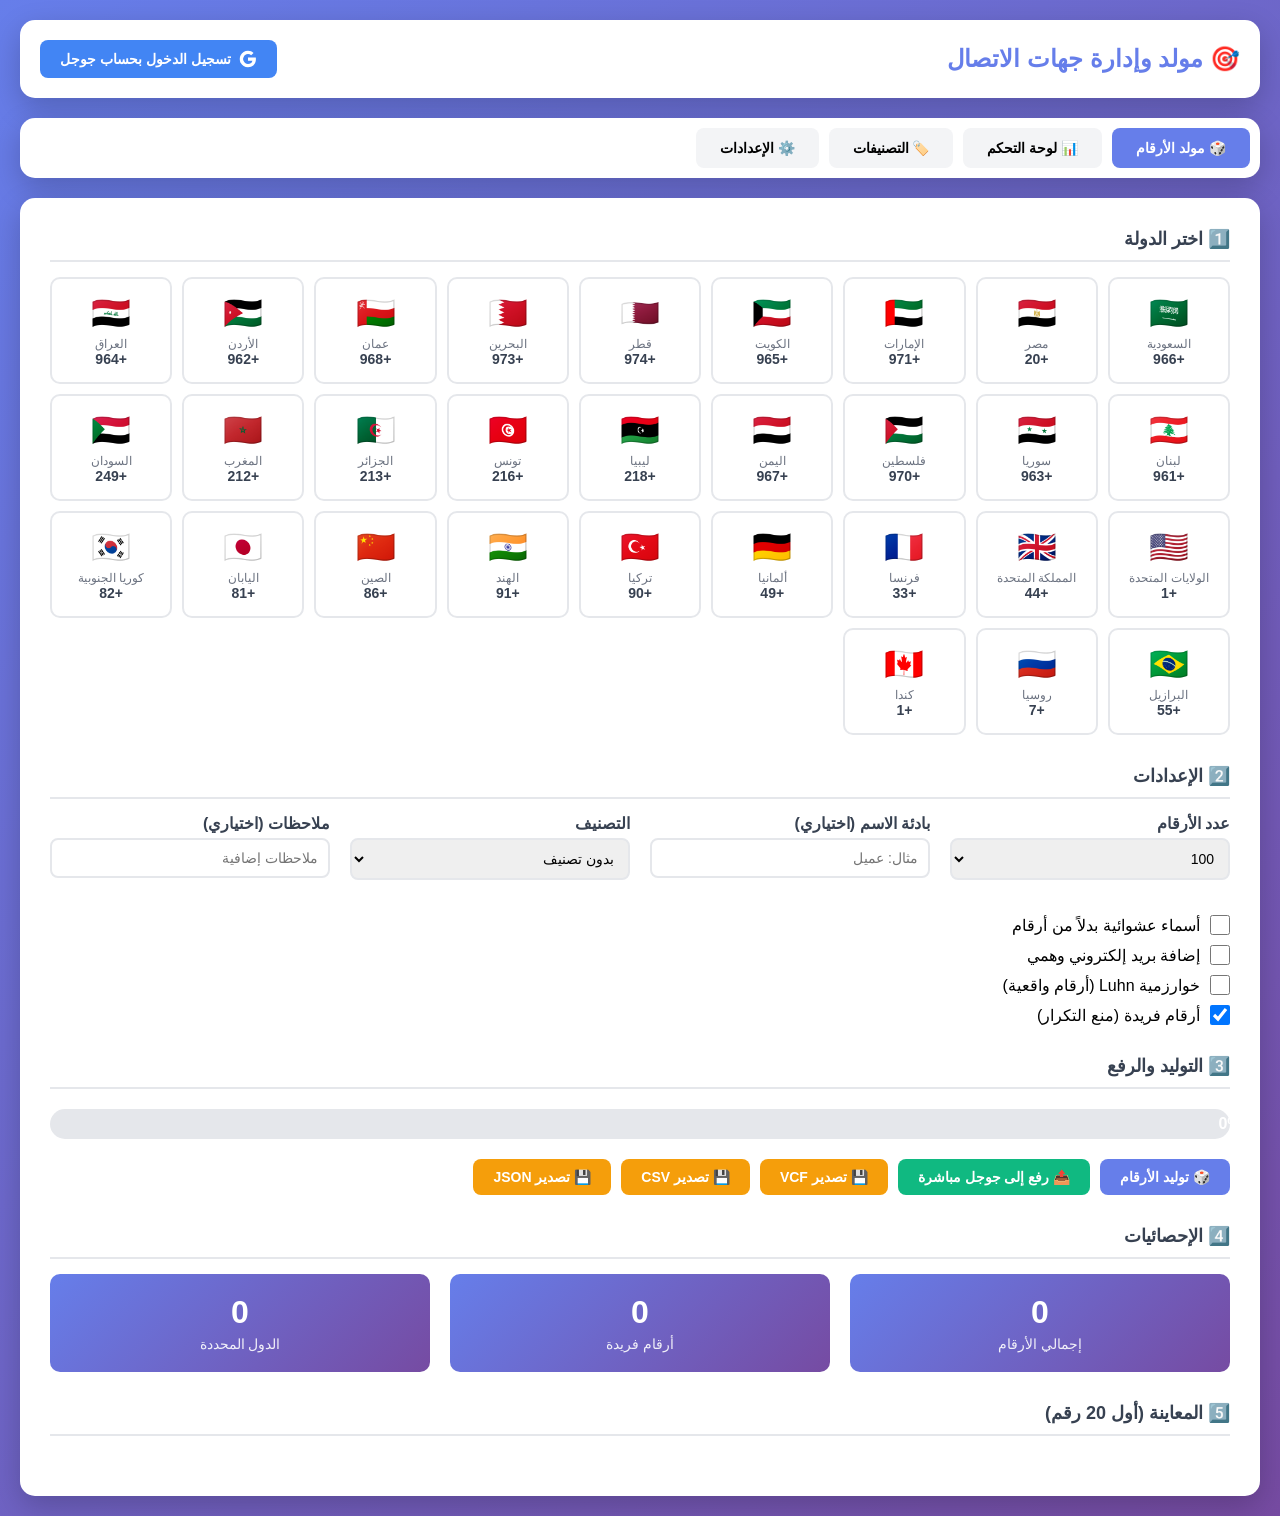
<file: a/index.html>
<!DOCTYPE html>
<html lang="ar" dir="rtl">
<head>
    <meta charset="UTF-8">
    <meta name="viewport" content="width=device-width, initial-scale=1.0">
    <title>مولد وإدارة جهات الاتصال - نظام متكامل</title>
    <style>
        * {
            margin: 0;
            padding: 0;
            box-sizing: border-box;
        }
        
        body {
            font-family: 'Segoe UI', Tahoma, Geneva, Verdana, sans-serif;
            background: linear-gradient(135deg, #667eea 0%, #764ba2 100%);
            min-height: 100vh;
            padding: 20px;
        }
        
        .container {
            max-width: 1400px;
            margin: 0 auto;
        }
        
        .header {
            background: white;
            padding: 20px;
            border-radius: 15px;
            margin-bottom: 20px;
            box-shadow: 0 10px 30px rgba(0,0,0,0.2);
            display: flex;
            justify-content: space-between;
            align-items: center;
            flex-wrap: wrap;
            gap: 15px;
        }
        
        .header h1 {
            color: #667eea;
            font-size: 24px;
        }
        
        .auth-section {
            display: flex;
            gap: 10px;
            align-items: center;
        }
        
        .btn {
            padding: 10px 20px;
            border: none;
            border-radius: 8px;
            cursor: pointer;
            font-size: 14px;
            font-weight: bold;
            transition: all 0.3s;
        }
        
        .btn-primary {
            background: #667eea;
            color: white;
        }
        
        .btn-primary:hover {
            background: #5568d3;
            transform: translateY(-2px);
        }
        
        .btn-success {
            background: #10b981;
            color: white;
        }
        
        .btn-success:hover {
            background: #059669;
        }
        
        .btn-danger {
            background: #ef4444;
            color: white;
        }
        
        .btn-danger:hover {
            background: #dc2626;
        }
        
        .btn-warning {
            background: #f59e0b;
            color: white;
        }
        
        .btn-warning:hover {
            background: #d97706;
        }
        
        .btn-google {
            background: #4285f4;
            color: white;
            display: flex;
            align-items: center;
            gap: 8px;
        }
        
        .btn-google:hover {
            background: #357abd;
        }
        
        .tabs {
            background: white;
            border-radius: 15px;
            padding: 10px;
            margin-bottom: 20px;
            display: flex;
            gap: 10px;
            box-shadow: 0 10px 30px rgba(0,0,0,0.2);
            flex-wrap: wrap;
        }
        
        .tab {
            padding: 12px 24px;
            border: none;
            background: #f3f4f6;
            border-radius: 8px;
            cursor: pointer;
            font-size: 14px;
            font-weight: bold;
            transition: all 0.3s;
        }
        
        .tab.active {
            background: #667eea;
            color: white;
        }
        
        .tab:hover:not(.active) {
            background: #e5e7eb;
        }
        
        .content {
            background: white;
            border-radius: 15px;
            padding: 30px;
            box-shadow: 0 10px 30px rgba(0,0,0,0.2);
        }
        
        .tab-content {
            display: none;
        }
        
        .tab-content.active {
            display: block;
        }
        
        .section {
            margin-bottom: 30px;
        }
        
        .section-title {
            font-size: 18px;
            font-weight: bold;
            color: #374151;
            margin-bottom: 15px;
            padding-bottom: 10px;
            border-bottom: 2px solid #e5e7eb;
        }
        
        .country-grid {
            display: grid;
            grid-template-columns: repeat(auto-fill, minmax(120px, 1fr));
            gap: 10px;
            margin-bottom: 20px;
        }
        
        .country-card {
            padding: 15px;
            border: 2px solid #e5e7eb;
            border-radius: 10px;
            cursor: pointer;
            text-align: center;
            transition: all 0.3s;
        }
        
        .country-card:hover {
            border-color: #667eea;
            transform: translateY(-3px);
        }
        
        .country-card.selected {
            border-color: #667eea;
            background: #eff6ff;
        }
        
        .country-flag {
            font-size: 32px;
            margin-bottom: 5px;
        }
        
        .country-name {
            font-size: 12px;
            color: #6b7280;
        }
        
        .country-code {
            font-size: 14px;
            font-weight: bold;
            color: #374151;
        }
        
        .settings-grid {
            display: grid;
            grid-template-columns: repeat(auto-fit, minmax(250px, 1fr));
            gap: 20px;
            margin-bottom: 20px;
        }
        
        .form-group {
            margin-bottom: 15px;
        }
        
        .form-group label {
            display: block;
            margin-bottom: 5px;
            font-weight: bold;
            color: #374151;
        }
        
        .form-group input,
        .form-group select,
        .form-group textarea {
            width: 100%;
            padding: 10px;
            border: 2px solid #e5e7eb;
            border-radius: 8px;
            font-size: 14px;
            transition: border-color 0.3s;
        }
        
        .form-group input:focus,
        .form-group select:focus,
        .form-group textarea:focus {
            outline: none;
            border-color: #667eea;
        }
        
        .checkbox-group {
            display: flex;
            align-items: center;
            gap: 10px;
            margin-bottom: 10px;
        }
        
        .checkbox-group input[type="checkbox"] {
            width: 20px;
            height: 20px;
            cursor: pointer;
        }
        
        .checkbox-group label {
            cursor: pointer;
            margin: 0;
        }
        
        .progress-bar {
            width: 100%;
            height: 30px;
            background: #e5e7eb;
            border-radius: 15px;
            overflow: hidden;
            margin: 20px 0;
        }
        
        .progress-fill {
            height: 100%;
            background: linear-gradient(90deg, #667eea, #764ba2);
            transition: width 0.3s;
            display: flex;
            align-items: center;
            justify-content: center;
            color: white;
            font-weight: bold;
        }
        
        .stats-grid {
            display: grid;
            grid-template-columns: repeat(auto-fit, minmax(200px, 1fr));
            gap: 20px;
            margin-bottom: 30px;
        }
        
        .stat-card {
            background: linear-gradient(135deg, #667eea 0%, #764ba2 100%);
            color: white;
            padding: 20px;
            border-radius: 10px;
            text-align: center;
        }
        
        .stat-value {
            font-size: 32px;
            font-weight: bold;
            margin-bottom: 5px;
        }
        
        .stat-label {
            font-size: 14px;
            opacity: 0.9;
        }
        
        .preview-table {
            width: 100%;
            border-collapse: collapse;
            margin-top: 20px;
        }
        
        .preview-table th,
        .preview-table td {
            padding: 12px;
            text-align: right;
            border-bottom: 1px solid #e5e7eb;
        }
        
        .preview-table th {
            background: #f9fafb;
            font-weight: bold;
            color: #374151;
        }
        
        .preview-table tr:hover {
            background: #f9fafb;
        }
        
        .alert {
            padding: 15px;
            border-radius: 8px;
            margin-bottom: 20px;
        }
        
        .alert-success {
            background: #d1fae5;
            color: #065f46;
            border: 1px solid #10b981;
        }
        
        .alert-error {
            background: #fee2e2;
            color: #991b1b;
            border: 1px solid #ef4444;
        }
        
        .alert-info {
            background: #dbeafe;
            color: #1e40af;
            border: 1px solid #3b82f6;
        }
        
        .alert-warning {
            background: #fef3c7;
            color: #92400e;
            border: 1px solid #f59e0b;
        }
        
        .label-list {
            display: flex;
            flex-wrap: wrap;
            gap: 10px;
            margin-bottom: 20px;
        }
        
        .label-item {
            padding: 8px 16px;
            background: #eff6ff;
            border: 2px solid #3b82f6;
            border-radius: 20px;
            cursor: pointer;
            transition: all 0.3s;
            display: flex;
            align-items: center;
            gap: 8px;
        }
        
        .label-item:hover {
            background: #3b82f6;
            color: white;
        }
        
        .label-item.active {
            background: #3b82f6;
            color: white;
        }
        
        .label-count {
            background: white;
            color: #3b82f6;
            padding: 2px 8px;
            border-radius: 10px;
            font-size: 12px;
            font-weight: bold;
        }
        
        .label-item.active .label-count {
            background: white;
            color: #3b82f6;
        }
        
        .contact-card {
            background: #f9fafb;
            padding: 15px;
            border-radius: 10px;
            margin-bottom: 10px;
            display: flex;
            justify-content: space-between;
            align-items: center;
            transition: all 0.3s;
        }
        
        .contact-card:hover {
            background: #f3f4f6;
            transform: translateX(-5px);
        }
        
        .contact-info {
            flex: 1;
        }
        
        .contact-name {
            font-weight: bold;
            color: #374151;
            margin-bottom: 5px;
        }
        
        .contact-phone {
            color: #6b7280;
            font-size: 14px;
        }
        
        .contact-actions {
            display: flex;
            gap: 10px;
        }
        
        .btn-sm {
            padding: 6px 12px;
            font-size: 12px;
        }
        
        .modal {
            display: none;
            position: fixed;
            top: 0;
            left: 0;
            width: 100%;
            height: 100%;
            background: rgba(0,0,0,0.5);
            z-index: 1000;
            align-items: center;
            justify-content: center;
        }
        
        .modal.active {
            display: flex;
        }
        
        .modal-content {
            background: white;
            padding: 30px;
            border-radius: 15px;
            max-width: 500px;
            width: 90%;
            max-height: 90vh;
            overflow-y: auto;
        }
        
        .modal-header {
            font-size: 20px;
            font-weight: bold;
            margin-bottom: 20px;
            color: #374151;
        }
        
        .modal-footer {
            display: flex;
            gap: 10px;
            justify-content: flex-end;
            margin-top: 20px;
        }
        
        .loading {
            display: inline-block;
            width: 20px;
            height: 20px;
            border: 3px solid #f3f4f6;
            border-top-color: #667eea;
            border-radius: 50%;
            animation: spin 1s linear infinite;
        }
        
        @keyframes spin {
            to { transform: rotate(360deg); }
        }
        
        .hidden {
            display: none !important;
        }
        
        .pagination {
            display: flex;
            justify-content: center;
            gap: 10px;
            margin-top: 20px;
        }
        
        .pagination button {
            padding: 8px 16px;
            border: 1px solid #e5e7eb;
            background: white;
            border-radius: 5px;
            cursor: pointer;
        }
        
        .pagination button.active {
            background: #667eea;
            color: white;
            border-color: #667eea;
        }
        
        .pagination button:disabled {
            opacity: 0.5;
            cursor: not-allowed;
        }
    </style>
</head>
<body>
    <div class="container">
        <!-- Header -->
        <div class="header">
            <h1>🎯 مولد وإدارة جهات الاتصال</h1>
            <div class="auth-section">
                <button id="btnLogin" class="btn btn-google" onclick="handleAuthClick()">
                    <svg width="18" height="18" viewBox="0 0 24 24">
                        <path fill="currentColor" d="M22.56 12.25c0-.78-.07-1.53-.2-2.25H12v4.26h5.92c-.26 1.37-1.04 2.53-2.21 3.31v2.77h3.57c2.08-1.92 3.28-4.74 3.28-8.09z"/>
                        <path fill="currentColor" d="M12 23c2.97 0 5.46-.98 7.28-2.66l-3.57-2.77c-.98.66-2.23 1.06-3.71 1.06-2.86 0-5.29-1.93-6.16-4.53H2.18v2.84C3.99 20.53 7.7 23 12 23z"/>
                        <path fill="currentColor" d="M5.84 14.09c-.22-.66-.35-1.36-.35-2.09s.13-1.43.35-2.09V7.07H2.18C1.43 8.55 1 10.22 1 12s.43 3.45 1.18 4.93l2.85-2.22.81-.62z"/>
                        <path fill="currentColor" d="M12 5.38c1.62 0 3.06.56 4.21 1.64l3.15-3.15C17.45 2.09 14.97 1 12 1 7.7 1 3.99 3.47 2.18 7.07l3.66 2.84c.87-2.6 3.3-4.53 6.16-4.53z"/>
                    </svg>
                    تسجيل الدخول بحساب جوجل
                </button>
                <button id="btnLogout" class="btn btn-danger hidden" onclick="handleSignoutClick()">
                    تسجيل الخروج
                </button>
                <span id="userInfo" class="hidden"></span>
            </div>
        </div>

        <!-- Tabs -->
        <div class="tabs">
            <button class="tab active" onclick="switchTab('generator')">🎲 مولد الأرقام</button>
            <button class="tab" onclick="switchTab('dashboard')">📊 لوحة التحكم</button>
            <button class="tab" onclick="switchTab('labels')">🏷️ التصنيفات</button>
            <button class="tab" onclick="switchTab('settings')">⚙️ الإعدادات</button>
        </div>

        <!-- Content -->
        <div class="content">
            <!-- Tab 1: Generator -->
            <div id="tab-generator" class="tab-content active">
                <div class="section">
                    <div class="section-title">1️⃣ اختر الدولة</div>
                    <div class="country-grid" id="countryGrid"></div>
                </div>

                <div class="section">
                    <div class="section-title">2️⃣ الإعدادات</div>
                    <div class="settings-grid">
                        <div class="form-group">
                            <label>عدد الأرقام</label>
                            <select id="numCount">
                                <option value="10">10</option>
                                <option value="50">50</option>
                                <option value="100" selected>100</option>
                                <option value="500">500</option>
                                <option value="1000">1000</option>
                            </select>
                        </div>
                        <div class="form-group">
                            <label>بادئة الاسم (اختياري)</label>
                            <input type="text" id="namePrefix" placeholder="مثال: عميل">
                        </div>
                        <div class="form-group">
                            <label>التصنيف</label>
                            <select id="labelSelect">
                                <option value="">بدون تصنيف</option>
                            </select>
                        </div>
                        <div class="form-group">
                            <label>ملاحظات (اختياري)</label>
                            <input type="text" id="notes" placeholder="ملاحظات إضافية">
                        </div>
                    </div>

                    <div class="checkbox-group">
                        <input type="checkbox" id="randomNames">
                        <label for="randomNames">أسماء عشوائية بدلاً من أرقام</label>
                    </div>
                    <div class="checkbox-group">
                        <input type="checkbox" id="addEmail">
                        <label for="addEmail">إضافة بريد إلكتروني وهمي</label>
                    </div>
                    <div class="checkbox-group">
                        <input type="checkbox" id="useLuhn">
                        <label for="useLuhn">خوارزمية Luhn (أرقام واقعية)</label>
                    </div>
                    <div class="checkbox-group">
                        <input type="checkbox" id="uniqueNumbers" checked>
                        <label for="uniqueNumbers">أرقام فريدة (منع التكرار)</label>
                    </div>
                </div>

                <div class="section">
                    <div class="section-title">3️⃣ التوليد والرفع</div>
                    <div class="progress-bar">
                        <div class="progress-fill" id="progressBar" style="width: 0%">0%</div>
                    </div>
                    <div id="progressText" class="alert alert-info hidden"></div>
                    
                    <div style="display: flex; gap: 10px; flex-wrap: wrap;">
                        <button class="btn btn-primary" onclick="generateNumbers()">🎲 توليد الأرقام</button>
                        <button class="btn btn-success" onclick="uploadToGoogle()" id="btnUpload" disabled>
                            📤 رفع إلى جوجل مباشرة
                        </button>
                        <button class="btn btn-warning" onclick="exportData('vcf')">💾 تصدير VCF</button>
                        <button class="btn btn-warning" onclick="exportData('csv')">💾 تصدير CSV</button>
                        <button class="btn btn-warning" onclick="exportData('json')">💾 تصدير JSON</button>
                    </div>
                </div>

                <div class="section">
                    <div class="section-title">4️⃣ الإحصائيات</div>
                    <div class="stats-grid" id="statsGrid">
                        <div class="stat-card">
                            <div class="stat-value" id="statTotal">0</div>
                            <div class="stat-label">إجمالي الأرقام</div>
                        </div>
                        <div class="stat-card">
                            <div class="stat-value" id="statUnique">0</div>
                            <div class="stat-label">أرقام فريدة</div>
                        </div>
                        <div class="stat-card">
                            <div class="stat-value" id="statCountries">0</div>
                            <div class="stat-label">الدول المحددة</div>
                        </div>
                    </div>
                </div>

                <div class="section">
                    <div class="section-title">5️⃣ المعاينة (أول 20 رقم)</div>
                    <div id="previewContainer"></div>
                </div>
            </div>

            <!-- Tab 2: Dashboard -->
            <div id="tab-dashboard" class="tab-content">
                <div class="section">
                    <div class="section-title">📊 لوحة التحكم - جهات الاتصال</div>
                    <div class="alert alert-info">
                        💡 هنا يمكنك عرض وإدارة جميع جهات الاتصال من حساب جوجل الخاص بك
                    </div>
                    
                    <div style="display: flex; gap: 10px; margin-bottom: 20px; flex-wrap: wrap;">
                        <button class="btn btn-primary" onclick="loadContacts()">🔄 تحديث القائمة</button>
                        <button class="btn btn-danger" onclick="deleteSelectedContacts()">🗑️ حذف المحدد</button>
                        <input type="text" id="searchContacts" placeholder="🔍 بحث..." 
                               style="flex: 1; min-width: 200px; padding: 10px; border: 2px solid #e5e7eb; border-radius: 8px;"
                               oninput="filterContacts()">
                    </div>

                    <div class="label-list" id="dashboardLabels"></div>
                    
                    <div id="contactsList"></div>
                    
                    <div class="pagination" id="contactsPagination"></div>
                </div>
            </div>

            <!-- Tab 3: Labels -->
            <div id="tab-labels" class="tab-content">
                <div class="section">
                    <div class="section-title">🏷️ إدارة التصنيفات</div>
                    <div class="alert alert-info">
                        💡 التصنيفات تساعدك على تنظيم جهات الاتصال (مثل: عملاء، أصدقاء، عمل)
                    </div>
                    
                    <div style="display: flex; gap: 10px; margin-bottom: 20px;">
                        <input type="text" id="newLabelName" placeholder="اسم التصنيف الجديد" 
                               style="flex: 1; padding: 10px; border: 2px solid #e5e7eb; border-radius: 8px;">
                        <button class="btn btn-success" onclick="createLabel()">➕ إضافة تصنيف</button>
                        <button class="btn btn-primary" onclick="loadLabels()">🔄 تحديث من جوجل</button>
                    </div>

                    <div id="labelsList"></div>
                </div>
            </div>

            <!-- Tab 4: Settings -->
            <div id="tab-settings" class="tab-content">
                <div class="section">
                    <div class="section-title">⚙️ الإعدادات</div>
                    
                    <div class="form-group">
                        <label>Client ID</label>
                        <input type="text" id="clientId" value="406688696892-isus2rp7e51rb1mnj7q9ngbh6n7clrpr.apps.googleusercontent.com" readonly>
                    </div>

                    <div class="form-group">
                        <label>الإعدادات المحفوظة</label>
                        <div style="display: flex; gap: 10px;">
                            <button class="btn btn-primary" onclick="saveSettings()">💾 حفظ الإعدادات</button>
                            <button class="btn btn-warning" onclick="loadSettings()">📥 استعادة الإعدادات</button>
                            <button class="btn btn-danger" onclick="clearSettings()">🗑️ مسح الإعدادات</button>
                        </div>
                    </div>

                    <div class="form-group">
                        <label>النسخ الاحتياطي</label>
                        <div style="display: flex; gap: 10px;">
                            <button class="btn btn-success" onclick="backupData()">📦 تصدير النسخة الاحتياطية</button>
                            <button class="btn btn-primary" onclick="restoreData()">📥 استيراد نسخة احتياطية</button>
                        </div>
                    </div>

                    <div class="alert alert-warning">
                        ⚠️ <strong>تحذير:</strong> عند رفع كميات كبيرة من الأرقام، قد يستغرق الأمر بعض الوقت. 
                        يُنصح برفع 100-500 رقم في كل مرة لتجنب الحظر المؤقت من جوجل.
                    </div>
                </div>
            </div>
        </div>
    </div>

    <!-- Modal for editing contact -->
    <div id="editModal" class="modal">
        <div class="modal-content">
            <div class="modal-header">✏️ تعديل جهة الاتصال</div>
            <div class="form-group">
                <label>الاسم</label>
                <input type="text" id="editName">
            </div>
            <div class="form-group">
                <label>رقم الهاتف</label>
                <input type="text" id="editPhone">
            </div>
            <div class="form-group">
                <label>البريد الإلكتروني</label>
                <input type="email" id="editEmail">
            </div>
            <div class="form-group">
                <label>التصنيف</label>
                <select id="editLabel"></select>
            </div>
            <div class="modal-footer">
                <button class="btn btn-danger" onclick="closeEditModal()">إلغاء</button>
                <button class="btn btn-success" onclick="saveContact()">💾 حفظ</button>
            </div>
        </div>
    </div>

    <!-- Google API -->
    <script src="https://apis.google.com/js/api.js"></script>
    <script src="https://accounts.google.com/gsi/client"></script>

    <script>
        // Configuration
        const CLIENT_ID = '406688696892-isus2rp7e51rb1mnj7q9ngbh6n7clrpr.apps.googleusercontent.com';
        const SCOPES = 'https://www.googleapis.com/auth/contacts';
        
        // Countries data
        const countries = [
            { code: 'SA', name: 'السعودية', flag: '🇸🇦', prefix: '+966', length: 9 },
            { code: 'EG', name: 'مصر', flag: '🇪🇬', prefix: '+20', length: 10 },
            { code: 'AE', name: 'الإمارات', flag: '🇦🇪', prefix: '+971', length: 9 },
            { code: 'KW', name: 'الكويت', flag: '🇰🇼', prefix: '+965', length: 8 },
            { code: 'QA', name: 'قطر', flag: '🇶🇦', prefix: '+974', length: 8 },
            { code: 'BH', name: 'البحرين', flag: '🇧🇭', prefix: '+973', length: 8 },
            { code: 'OM', name: 'عمان', flag: '🇴🇲', prefix: '+968', length: 8 },
            { code: 'JO', name: 'الأردن', flag: '🇯🇴', prefix: '+962', length: 9 },
            { code: 'IQ', name: 'العراق', flag: '🇮🇶', prefix: '+964', length: 10 },
            { code: 'LB', name: 'لبنان', flag: '🇱🇧', prefix: '+961', length: 8 },
            { code: 'SY', name: 'سوريا', flag: '🇸🇾', prefix: '+963', length: 9 },
            { code: 'PS', name: 'فلسطين', flag: '🇵🇸', prefix: '+970', length: 9 },
            { code: 'YE', name: 'اليمن', flag: '🇾🇪', prefix: '+967', length: 9 },
            { code: 'LY', name: 'ليبيا', flag: '🇱🇾', prefix: '+218', length: 9 },
            { code: 'TN', name: 'تونس', flag: '🇹🇳', prefix: '+216', length: 8 },
            { code: 'DZ', name: 'الجزائر', flag: '🇩🇿', prefix: '+213', length: 9 },
            { code: 'MA', name: 'المغرب', flag: '🇲🇦', prefix: '+212', length: 9 },
            { code: 'SD', name: 'السودان', flag: '🇸🇩', prefix: '+249', length: 9 },
            { code: 'US', name: 'الولايات المتحدة', flag: '🇺🇸', prefix: '+1', length: 10 },
            { code: 'GB', name: 'المملكة المتحدة', flag: '🇬🇧', prefix: '+44', length: 10 },
            { code: 'FR', name: 'فرنسا', flag: '🇫🇷', prefix: '+33', length: 9 },
            { code: 'DE', name: 'ألمانيا', flag: '🇩🇪', prefix: '+49', length: 10 },
            { code: 'TR', name: 'تركيا', flag: '🇹🇷', prefix: '+90', length: 10 },
            { code: 'IN', name: 'الهند', flag: '🇮🇳', prefix: '+91', length: 10 },
            { code: 'CN', name: 'الصين', flag: '🇨🇳', prefix: '+86', length: 11 },
            { code: 'JP', name: 'اليابان', flag: '🇯🇵', prefix: '+81', length: 10 },
            { code: 'KR', name: 'كوريا الجنوبية', flag: '🇰🇷', prefix: '+82', length: 10 },
            { code: 'BR', name: 'البرازيل', flag: '🇧🇷', prefix: '+55', length: 11 },
            { code: 'RU', name: 'روسيا', flag: '🇷🇺', prefix: '+7', length: 10 },
            { code: 'CA', name: 'كندا', flag: '🇨🇦', prefix: '+1', length: 10 }
        ];

        // State
        let selectedCountries = [];
        let generatedNumbers = [];
        let tokenClient;
        let gapiInited = false;
        let gisInited = false;
        let allContacts = [];
        let allLabels = [];
        let currentEditContact = null;
        let currentPage = 1;
        let contactsPerPage = 20;
        let currentFilter = '';

        // Arabic names for random generation
        const arabicNames = [
            'أحمد', 'محمد', 'علي', 'حسن', 'حسين', 'عبدالله', 'إبراهيم', 'خالد', 'سعد', 'فهد',
            'فاطمة', 'عائشة', 'مريم', 'زينب', 'خديجة', 'سارة', 'نورة', 'هدى', 'لمى', 'رنا',
            'عمر', 'ياسر', 'ماجد', 'وليد', 'طارق', 'سامي', 'رامي', 'كريم', 'باسم', 'زياد'
        ];

        // Initialize
        window.onload = () => {
            initCountries();
            loadSettings();
            gapiLoaded();
            gisLoaded();
        };

        // Tab switching
        function switchTab(tabName) {
            document.querySelectorAll('.tab').forEach(t => t.classList.remove('active'));
            document.querySelectorAll('.tab-content').forEach(c => c.classList.remove('active'));
            
            event.target.classList.add('active');
            document.getElementById(`tab-${tabName}`).classList.add('active');
            
            if (tabName === 'dashboard' && gapi.client.getToken()) {
                loadContacts();
            } else if (tabName === 'labels' && gapi.client.getToken()) {
                loadLabels();
            }
        }

        // Initialize countries grid
        function initCountries() {
            const grid = document.getElementById('countryGrid');
            grid.innerHTML = countries.map(country => `
                <div class="country-card" onclick="toggleCountry('${country.code}')" data-code="${country.code}">
                    <div class="country-flag">${country.flag}</div>
                    <div class="country-name">${country.name}</div>
                    <div class="country-code">${country.prefix}</div>
                </div>
            `).join('');
        }

        // Toggle country selection
        function toggleCountry(code) {
            const index = selectedCountries.indexOf(code);
            if (index > -1) {
                selectedCountries.splice(index, 1);
            } else {
                selectedCountries.push(code);
            }
            
            document.querySelectorAll('.country-card').forEach(card => {
                if (card.dataset.code === code) {
                    card.classList.toggle('selected');
                }
            });
        }

        // Generate random number
        function generateRandomNumber(length) {
            let num = '';
            for (let i = 0; i < length; i++) {
                num += Math.floor(Math.random() * 10);
            }
            return num;
        }

        // Luhn algorithm
        function generateLuhnNumber(length) {
            let num = '';
            for (let i = 0; i < length - 1; i++) {
                num += Math.floor(Math.random() * 10);
            }
            
            let sum = 0;
            let isDouble = true;
            for (let i = num.length - 1; i >= 0; i--) {
                let digit = parseInt(num[i]);
                if (isDouble) {
                    digit *= 2;
                    if (digit > 9) digit -= 9;
                }
                sum += digit;
                isDouble = !isDouble;
            }
            
            let checkDigit = (10 - (sum % 10)) % 10;
            return num + checkDigit;
        }

        // Generate numbers
        async function generateNumbers() {
            if (selectedCountries.length === 0) {
                alert('⚠️ الرجاء اختيار دولة واحدة على الأقل');
                return;
            }

            const count = parseInt(document.getElementById('numCount').value);
            const useLuhn = document.getElementById('useLuhn').checked;
            const unique = document.getElementById('uniqueNumbers').checked;
            const randomNames = document.getElementById('randomNames').checked;
            const addEmail = document.getElementById('addEmail').checked;
            const namePrefix = document.getElementById('namePrefix').value;

            generatedNumbers = [];
            const uniqueSet = new Set();
            const progressBar = document.getElementById('progressBar');
            const progressText = document.getElementById('progressText');

            progressText.classList.remove('hidden');
            progressText.textContent = 'جاري التوليد...';

            for (let i = 0; i < count; i++) {
                const country = countries.find(c => selectedCountries.includes(c.code)) || 
                               countries.find(c => c.code === selectedCountries[i % selectedCountries.length]);
                
                let number;
                let attempts = 0;
                do {
                    number = useLuhn ? generateLuhnNumber(country.length) : generateRandomNumber(country.length);
                    attempts++;
                    if (attempts > 100) break;
                } while (unique && uniqueSet.has(country.prefix + number));

                uniqueSet.add(country.prefix + number);

                const contact = {
                    name: randomNames ? 
                          (namePrefix ? namePrefix + ' ' : '') + arabicNames[Math.floor(Math.random() * arabicNames.length)] + ' ' + (i + 1) :
                          (namePrefix ? namePrefix + ' ' : '') + 'جهة ' + (i + 1),
                    phone: country.prefix + number,
                    country: country.name,
                    countryCode: country.code,
                    email: addEmail ? `user${i + 1}@example.com` : '',
                    notes: document.getElementById('notes').value
                };

                generatedNumbers.push(contact);

                const progress = Math.round(((i + 1) / count) * 100);
                progressBar.style.width = progress + '%';
                progressBar.textContent = progress + '%';

                if (i % 10 === 0) {
                    await new Promise(resolve => setTimeout(resolve, 1));
                }
            }

            progressText.textContent = `✅ تم توليد ${count} رقم بنجاح`;
            progressText.className = 'alert alert-success';
            
            document.getElementById('btnUpload').disabled = false;
            updateStats();
            showPreview();
        }

        // Update statistics
        function updateStats() {
            document.getElementById('statTotal').textContent = generatedNumbers.length;
            document.getElementById('statUnique').textContent = new Set(generatedNumbers.map(n => n.phone)).size;
            document.getElementById('statCountries').textContent = selectedCountries.length;
        }

        // Show preview
        function showPreview() {
            const container = document.getElementById('previewContainer');
            const preview = generatedNumbers.slice(0, 20);
            
            container.innerHTML = `
                <table class="preview-table">
                    <thead>
                        <tr>
                            <th>#</th>
                            <th>الاسم</th>
                            <th>رقم الهاتف</th>
                            <th>الدولة</th>
                            <th>البريد</th>
                        </tr>
                    </thead>
                    <tbody>
                        ${preview.map((contact, i) => `
                            <tr>
                                <td>${i + 1}</td>
                                <td>${contact.name}</td>
                                <td>${contact.phone}</td>
                                <td>${contact.country}</td>
                                <td>${contact.email || '-'}</td>
                            </tr>
                        `).join('')}
                    </tbody>
                </table>
                ${generatedNumbers.length > 20 ? `<p style="text-align: center; margin-top: 10px; color: #6b7280;">... و ${generatedNumbers.length - 20} رقم آخر</p>` : ''}
            `;
        }

        // Upload to Google
        async function uploadToGoogle() {
            if (!gapi.client.getToken()) {
                alert('⚠️ الرجاء تسجيل الدخول أولاً');
                return;
            }

            if (generatedNumbers.length === 0) {
                alert('⚠️ الرجاء توليد الأرقام أولاً');
                return;
            }

            const labelId = document.getElementById('labelSelect').value;
            const progressBar = document.getElementById('progressBar');
            const progressText = document.getElementById('progressText');

            progressText.classList.remove('hidden');
            progressText.className = 'alert alert-info';
            progressText.textContent = 'جاري الرفع إلى جوجل...';

            let success = 0;
            let errors = 0;

            for (let i = 0; i < generatedNumbers.length; i++) {
                const contact = generatedNumbers[i];
                
                try {
                    const requestBody = {
                        names: [{ displayName: contact.name }],
                        phoneNumbers: [{ value: contact.phone }]
                    };

                    if (contact.email) {
                        requestBody.emailAddresses = [{ value: contact.email }];
                    }

                    if (contact.notes) {
                        requestBody.biographies = [{ value: contact.notes, contentType: 'TEXT_PLAIN' }];
                    }

                    if (labelId) {
                        requestBody.memberships = [{
                            contactGroupMembership: {
                                contactGroupResourceName: labelId
                            }
                        }];
                    }

                    await gapi.client.people.people.createContact(requestBody);
                    success++;
                } catch (err) {
                    console.error('Error uploading contact:', err);
                    errors++;
                }

                const progress = Math.round(((i + 1) / generatedNumbers.length) * 100);
                progressBar.style.width = progress + '%';
                progressBar.textContent = progress + '%';

                if (i % 5 === 0) {
                    await new Promise(resolve => setTimeout(resolve, 200));
                }
            }

            if (errors === 0) {
                progressText.className = 'alert alert-success';
                progressText.textContent = `✅ تم رفع ${success} جهة اتصال بنجاح!`;
            } else {
                progressText.className = 'alert alert-warning';
                progressText.textContent = `⚠️ تم رفع ${success} بنجاح، ${errors} فشل`;
            }
        }

        // Export data
        function exportData(format) {
            if (generatedNumbers.length === 0) {
                alert('⚠️ لا توجد أرقام للتصدير');
                return;
            }

            let content = '';
            let filename = '';
            let mimeType = '';

            if (format === 'vcf') {
                content = generatedNumbers.map(c => 
                    `BEGIN:VCARD\nVERSION:3.0\nFN:${c.name}\nTEL:${c.phone}${c.email ? '\nEMAIL:' + c.email : ''}${c.notes ? '\nNOTE:' + c.notes : ''}\nEND:VCARD`
                ).join('\n');
                filename = 'contacts.vcf';
                mimeType = 'text/vcard';
            } else if (format === 'csv') {
                content = 'Name,Phone,Email,Country,Notes\n' + 
                    generatedNumbers.map(c => `"${c.name}","${c.phone}","${c.email}","${c.country}","${c.notes}"`).join('\n');
                filename = 'contacts.csv';
                mimeType = 'text/csv';
            } else if (format === 'json') {
                content = JSON.stringify(generatedNumbers, null, 2);
                filename = 'contacts.json';
                mimeType = 'application/json';
            }

            const blob = new Blob([content], { type: mimeType });
            const url = URL.createObjectURL(blob);
            const a = document.createElement('a');
            a.href = url;
            a.download = filename;
            a.click();
            URL.revokeObjectURL(url);
        }

        // Google API initialization
        function gapiLoaded() {
            gapi.load('client', initializeGapiClient);
        }

        async function initializeGapiClient() {
            await gapi.client.init({
                discoveryDocs: ['https://people.googleapis.com/$discovery/rest?version=v1'],
            });
            gapiInited = true;
            maybeEnableButtons();
        }

        function gisLoaded() {
            tokenClient = google.accounts.oauth2.initTokenClient({
                client_id: CLIENT_ID,
                scope: SCOPES,
                callback: '',
            });
            gisInited = true;
            maybeEnableButtons();
        }

        function maybeEnableButtons() {
            if (gapiInited && gisInited) {
                document.getElementById('btnLogin').style.display = 'inline-block';
            }
        }

        // Authentication
        function handleAuthClick() {
            tokenClient.callback = async (resp) => {
                if (resp.error !== undefined) {
                    alert('خطأ في المصادقة: ' + resp.error);
                    return;
                }
                document.getElementById('btnLogin').classList.add('hidden');
                document.getElementById('btnLogout').classList.remove('hidden');
                document.getElementById('userInfo').classList.remove('hidden');
                document.getElementById('userInfo').textContent = '✅ متصل';
                
                loadLabels();
                alert('✅ تم تسجيل الدخول بنجاح!');
            };

            if (gapi.client.getToken() === null) {
                tokenClient.requestAccessToken({ prompt: 'consent' });
            } else {
                tokenClient.requestAccessToken({ prompt: '' });
            }
        }

        function handleSignoutClick() {
            const token = gapi.client.getToken();
            if (token !== null) {
                google.accounts.oauth2.revoke(token.access_token);
                gapi.client.setToken('');
                document.getElementById('btnLogin').classList.remove('hidden');
                document.getElementById('btnLogout').classList.add('hidden');
                document.getElementById('userInfo').classList.add('hidden');
                allContacts = [];
                allLabels = [];
            }
        }

        // Load contacts from Google
        async function loadContacts() {
            if (!gapi.client.getToken()) {
                alert('⚠️ الرجاء تسجيل الدخول أولاً');
                return;
            }

            try {
                const response = await gapi.client.people.people.connections.list({
                    resourceName: 'people/me',
                    pageSize: 1000,
                    personFields: 'names,phoneNumbers,emailAddresses,memberships,resourceName',
                });

                allContacts = response.result.connections || [];
                displayContacts();
            } catch (err) {
                alert('خطأ في جلب جهات الاتصال: ' + err.message);
            }
        }

        // Display contacts
        function displayContacts() {
            const container = document.getElementById('contactsList');
            let filtered = allContacts;

            if (currentFilter) {
                filtered = allContacts.filter(c => {
                    const name = c.names?.[0]?.displayName?.toLowerCase() || '';
                    const phone = c.phoneNumbers?.[0]?.value || '';
                    return name.includes(currentFilter.toLowerCase()) || phone.includes(currentFilter);
                });
            }

            const start = (currentPage - 1) * contactsPerPage;
            const end = start + contactsPerPage;
            const pageContacts = filtered.slice(start, end);

            if (pageContacts.length === 0) {
                container.innerHTML = '<div class="alert alert-info">لا توجد جهات اتصال</div>';
                return;
            }

            container.innerHTML = pageContacts.map(contact => {
                const name = contact.names?.[0]?.displayName || 'بدون اسم';
                const phone = contact.phoneNumbers?.[0]?.value || 'بدون رقم';
                const email = contact.emailAddresses?.[0]?.value || '';
                
                return `
                    <div class="contact-card">
                        <div class="contact-info">
                            <div class="contact-name">${name}</div>
                            <div class="contact-phone">📞 ${phone}</div>
                            ${email ? `<div class="contact-phone">📧 ${email}</div>` : ''}
                        </div>
                        <div class="contact-actions">
                            <button class="btn btn-primary btn-sm" onclick="editContact('${contact.resourceName}')">✏️ تعديل</button>
                            <button class="btn btn-danger btn-sm" onclick="deleteContact('${contact.resourceName}', '${name}')">🗑️ حذف</button>
                        </div>
                    </div>
                `;
            }).join('');

            displayPagination(filtered.length);
        }

        // Display pagination
        function displayPagination(total) {
            const totalPages = Math.ceil(total / contactsPerPage);
            const container = document.getElementById('contactsPagination');
            
            if (totalPages <= 1) {
                container.innerHTML = '';
                return;
            }

            let html = '';
            html += `<button ${currentPage === 1 ? 'disabled' : ''} onclick="changePage(${currentPage - 1})">السابق</button>`;
            
            for (let i = 1; i <= totalPages; i++) {
                if (i === 1 || i === totalPages || (i >= currentPage - 2 && i <= currentPage + 2)) {
                    html += `<button class="${i === currentPage ? 'active' : ''}" onclick="changePage(${i})">${i}</button>`;
                } else if (i === currentPage - 3 || i === currentPage + 3) {
                    html += '<span>...</span>';
                }
            }
            
            html += `<button ${currentPage === totalPages ? 'disabled' : ''} onclick="changePage(${currentPage + 1})">التالي</button>`;
            
            container.innerHTML = html;
        }

        function changePage(page) {
            currentPage = page;
            displayContacts();
        }

        function filterContacts() {
            currentFilter = document.getElementById('searchContacts').value;
            currentPage = 1;
            displayContacts();
        }

        // Edit contact
        function editContact(resourceName) {
            const contact = allContacts.find(c => c.resourceName === resourceName);
            if (!contact) return;

            currentEditContact = contact;
            document.getElementById('editName').value = contact.names?.[0]?.displayName || '';
            document.getElementById('editPhone').value = contact.phoneNumbers?.[0]?.value || '';
            document.getElementById('editEmail').value = contact.emailAddresses?.[0]?.value || '';
            
            document.getElementById('editModal').classList.add('active');
        }

        function closeEditModal() {
            document.getElementById('editModal').classList.remove('active');
            currentEditContact = null;
        }

        async function saveContact() {
            if (!currentEditContact) return;

            try {
                const requestBody = {
                    etag: currentEditContact.etag,
                    names: [{ displayName: document.getElementById('editName').value }],
                    phoneNumbers: [{ value: document.getElementById('editPhone').value }]
                };

                const email = document.getElementById('editEmail').value;
                if (email) {
                    requestBody.emailAddresses = [{ value: email }];
                }

                await gapi.client.people.people.updateContact({
                    resourceName: currentEditContact.resourceName,
                    updatePersonFields: 'names,phoneNumbers,emailAddresses'
                }, requestBody);

                alert('✅ تم حفظ التعديلات');
                closeEditModal();
                loadContacts();
            } catch (err) {
                alert('خطأ في حفظ التعديلات: ' + err.message);
            }
        }

        // Delete contact
        async function deleteContact(resourceName, name) {
            if (!confirm(`هل أنت متأكد من حذف "${name}"؟`)) return;

            try {
                await gapi.client.people.people.deleteContact({ resourceName });
                alert('✅ تم الحذف');
                loadContacts();
            } catch (err) {
                alert('خطأ في الحذف: ' + err.message);
            }
        }

        async function deleteSelectedContacts() {
            if (!confirm('⚠️ هل أنت متأكد من حذف جميع جهات الاتصال المعروضة؟')) return;

            const start = (currentPage - 1) * contactsPerPage;
            const end = start + contactsPerPage;
            const pageContacts = allContacts.slice(start, end);

            let success = 0;
            for (const contact of pageContacts) {
                try {
                    await gapi.client.people.people.deleteContact({ resourceName: contact.resourceName });
                    success++;
                    await new Promise(resolve => setTimeout(resolve, 100));
                } catch (err) {
                    console.error('Error deleting:', err);
                }
            }

            alert(`✅ تم حذف ${success} جهة اتصال`);
            loadContacts();
        }

        // Labels management
        async function loadLabels() {
            if (!gapi.client.getToken()) return;

            try {
                const response = await gapi.client.people.contactGroups.list({
                    groupFields: 'name,memberCount'
                });

                allLabels = response.result.contactGroups || [];
                displayLabels();
                updateLabelSelect();
            } catch (err) {
                console.error('Error loading labels:', err);
            }
        }

        function displayLabels() {
            const container = document.getElementById('labelsList');
            
            if (allLabels.length === 0) {
                container.innerHTML = '<div class="alert alert-info">لا توجد تصنيفات</div>';
                return;
            }

            container.innerHTML = allLabels.map(label => `
                <div class="contact-card">
                    <div class="contact-info">
                        <div class="contact-name">🏷️ ${label.name}</div>
                        <div class="contact-phone">📊 ${label.memberCount || 0} جهة اتصال</div>
                    </div>
                    <div class="contact-actions">
                        <button class="btn btn-danger btn-sm" onclick="deleteLabel('${label.resourceName}', '${label.name}')">🗑️ حذف</button>
                    </div>
                </div>
            `).join('');
        }

        function updateLabelSelect() {
            const select = document.getElementById('labelSelect');
            select.innerHTML = '<option value="">بدون تصنيف</option>' + 
                allLabels.map(label => `<option value="${label.resourceName}">${label.name}</option>`).join('');
        }

        async function createLabel() {
            const name = document.getElementById('newLabelName').value.trim();
            if (!name) {
                alert('⚠️ الرجاء إدخال اسم التصنيف');
                return;
            }

            try {
                await gapi.client.people.contactGroups.create({
                    contactGroup: { name }
                });

                alert('✅ تم إنشاء التصنيف');
                document.getElementById('newLabelName').value = '';
                loadLabels();
            } catch (err) {
                alert('خطأ في إنشاء التصنيف: ' + err.message);
            }
        }

        async function deleteLabel(resourceName, name) {
            if (!confirm(`هل أنت متأكد من حذف التصنيف "${name}"؟`)) return;

            try {
                await gapi.client.people.contactGroups.delete({
                    resourceName
                });

                alert('✅ تم حذف التصنيف');
                loadLabels();
            } catch (err) {
                alert('خطأ في حذف التصنيف: ' + err.message);
            }
        }

        // Settings management
        function saveSettings() {
            const settings = {
                selectedCountries,
                numCount: document.getElementById('numCount').value,
                namePrefix: document.getElementById('namePrefix').value,
                notes: document.getElementById('notes').value,
                randomNames: document.getElementById('randomNames').checked,
                addEmail: document.getElementById('addEmail').checked,
                useLuhn: document.getElementById('useLuhn').checked,
                uniqueNumbers: document.getElementById('uniqueNumbers').checked
            };

            localStorage.setItem('contactsSettings', JSON.stringify(settings));
            alert('✅ تم حفظ الإعدادات');
        }

        function loadSettings() {
            const settings = localStorage.getItem('contactsSettings');
            if (!settings) return;

            try {
                const data = JSON.parse(settings);
                selectedCountries = data.selectedCountries || [];
                document.getElementById('numCount').value = data.numCount || '100';
                document.getElementById('namePrefix').value = data.namePrefix || '';
                document.getElementById('notes').value = data.notes || '';
                document.getElementById('randomNames').checked = data.randomNames || false;
                document.getElementById('addEmail').checked = data.addEmail || false;
                document.getElementById('useLuhn').checked = data.useLuhn || false;
                document.getElementById('uniqueNumbers').checked = data.uniqueNumbers !== false;

                document.querySelectorAll('.country-card').forEach(card => {
                    if (selectedCountries.includes(card.dataset.code)) {
                        card.classList.add('selected');
                    }
                });
            } catch (err) {
                console.error('Error loading settings:', err);
            }
        }

        function clearSettings() {
            if (!confirm('هل أنت متأكد من مسح جميع الإعدادات؟')) return;
            localStorage.removeItem('contactsSettings');
            location.reload();
        }

        function backupData() {
            const data = {
                settings: localStorage.getItem('contactsSettings'),
                generatedNumbers,
                exportDate: new Date().toISOString()
            };

            const blob = new Blob([JSON.stringify(data, null, 2)], { type: 'application/json' });
            const url = URL.createObjectURL(blob);
            const a = document.createElement('a');
            a.href = url;
            a.download = `backup_${Date.now()}.json`;
            a.click();
            URL.revokeObjectURL(url);
        }

        function restoreData() {
            const input = document.createElement('input');
            input.type = 'file';
            input.accept = '.json';
            input.onchange = (e) => {
                const file = e.target.files[0];
                const reader = new FileReader();
                reader.onload = (event) => {
                    try {
                        const data = JSON.parse(event.target.result);
                        if (data.settings) {
                            localStorage.setItem('contactsSettings', data.settings);
                        }
                        if (data.generatedNumbers) {
                            generatedNumbers = data.generatedNumbers;
                            updateStats();
                            showPreview();
                        }
                        alert('✅ تم استيراد النسخة الاحتياطية');
                        location.reload();
                    } catch (err) {
                        alert('خطأ في استيراد الملف: ' + err.message);
                    }
                };
                reader.readAsText(file);
            };
            input.click();
        }
    </script>
</body>
              </html>
</file>
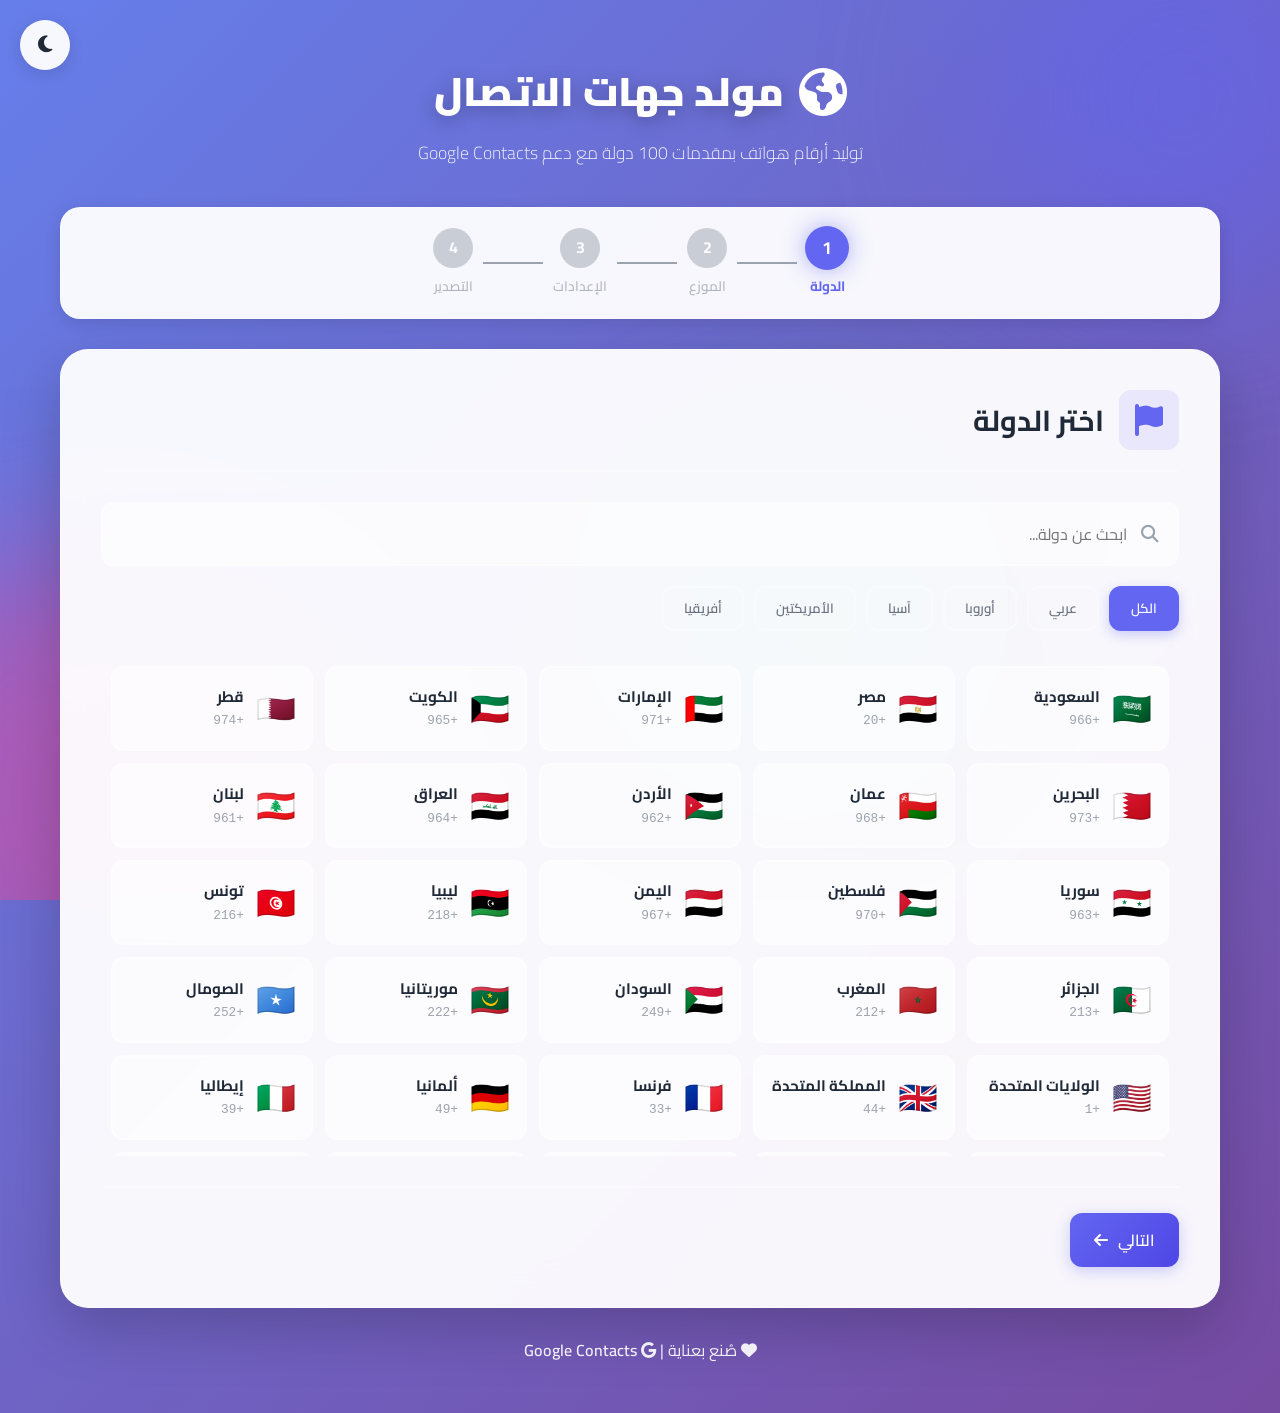
<file: cont/index.html>
<!DOCTYPE html>
<html lang="ar" dir="rtl">
<head>
    <meta charset="UTF-8">
    <meta name="viewport" content="width=device-width, initial-scale=1.0">
    <meta name="description" content="مولد جهات الاتصال الدولية - توليد أرقام هواتف بمقدمات الدول والموزعين">
    <title>🌐 مولد جهات الاتصال الدولية</title>
    
    <!-- Google Fonts -->
    <link rel="preconnect" href="https://fonts.googleapis.com">
    <link rel="preconnect" href="https://fonts.gstatic.com" crossorigin>
    <link href="https://fonts.googleapis.com/css2?family=Cairo:wght@300;400;600;700;900&family=Tajawal:wght@400;500;700&display=swap" rel="stylesheet">
    
    <!-- Font Awesome -->
    <link rel="stylesheet" href="https://cdnjs.cloudflare.com/ajax/libs/font-awesome/6.4.0/css/all.min.css">
    
    <!-- Styles -->
    <link rel="stylesheet" href="style.css">
</head>
<body>
    <!-- خلفية متحركة -->
    <div class="animated-bg">
        <div class="shape shape-1"></div>
        <div class="shape shape-2"></div>
        <div class="shape shape-3"></div>
    </div>

    <!-- زر تبديل الثيم -->
    <button class="theme-toggle" id="themeToggle" aria-label="تبديل الثيم">
        <i class="fas fa-moon"></i>
    </button>

    <div class="container">
        <!-- الهيدر -->
        <header class="header">
            <div class="logo">
                <i class="fas fa-globe-americas"></i>
                <h1>مولد جهات الاتصال</h1>
            </div>
            <p class="subtitle">توليد أرقام هواتف بمقدمات 100 دولة مع دعم Google Contacts</p>
        </header>

        <!-- الخطوات -->
        <div class="steps-indicator">
            <div class="step active" data-step="1">
                <div class="step-number">1</div>
                <span>الدولة</span>
            </div>
            <div class="step-line"></div>
            <div class="step" data-step="2">
                <div class="step-number">2</div>
                <span>الموزع</span>
            </div>
            <div class="step-line"></div>
            <div class="step" data-step="3">
                <div class="step-number">3</div>
                <span>الإعدادات</span>
            </div>
            <div class="step-line"></div>
            <div class="step" data-step="4">
                <div class="step-number">4</div>
                <span>التصدير</span>
            </div>
        </div>

        <!-- البطاقة الرئيسية -->
        <main class="card">
            <!-- الخطوة 1: اختيار الدولة -->
            <section class="step-content active" id="step1">
                <div class="step-header">
                    <i class="fas fa-flag"></i>
                    <h2>اختر الدولة</h2>
                </div>

                <!-- البحث -->
                <div class="search-box">
                    <i class="fas fa-search"></i>
                    <input type="text" id="countrySearch" placeholder="ابحث عن دولة...">
                </div>

                <!-- فلترة حسب المنطقة -->
                <div class="filter-tabs">
                    <button class="filter-btn active" data-region="all">الكل</button>
                    <button class="filter-btn" data-region="arab">عربي</button>
                    <button class="filter-btn" data-region="europe">أوروبا</button>
                    <button class="filter-btn" data-region="asia">آسيا</button>
                    <button class="filter-btn" data-region="americas">الأمريكتين</button>
                    <button class="filter-btn" data-region="africa">أفريقيا</button>
                </div>

                <!-- قائمة الدول -->
                <div class="countries-grid" id="countriesGrid">
                    <!-- يتم ملؤها ديناميكياً -->
                </div>
            </section>

            <!-- الخطوة 2: اختيار الموزع -->
            <section class="step-content" id="step2">
                <div class="step-header">
                    <i class="fas fa-signal"></i>
                    <h2>اختر شركة الاتصالات</h2>
                </div>

                <div class="selected-country-info" id="selectedCountryInfo">
                    <!-- يتم ملؤها ديناميكياً -->
                </div>

                <div class="operators-list" id="operatorsList">
                    <!-- يتم ملؤها ديناميكياً -->
                </div>
            </section>

            <!-- الخطوة 3: الإعدادات -->
            <section class="step-content" id="step3">
                <div class="step-header">
                    <i class="fas fa-cog"></i>
                    <h2>الإعدادات</h2>
                </div>

                <div class="form-group">
                    <label for="countInput">
                        <i class="fas fa-hashtag"></i>
                        عدد الأرقام
                    </label>
                    <div class="input-wrapper">
                        <input type="number" id="countInput" value="100" min="1" max="10000">
                        <div class="quick-counts">
                            <button data-count="10">10</button>
                            <button data-count="50">50</button>
                            <button data-count="100">100</button>
                            <button data-count="500">500</button>
                            <button data-count="1000">1000</button>
                        </div>
                    </div>
                </div>

                <div class="form-row">
                    <div class="form-group">
                        <label for="namePrefix">
                            <i class="fas fa-tag"></i>
                            بادئة الاسم (اختياري)
                        </label>
                        <input type="text" id="namePrefix" placeholder="مثال: عميل">
                    </div>

                    <div class="form-group">
                        <label for="groupName">
                            <i class="fas fa-users"></i>
                            اسم المجموعة
                        </label>
                        <input type="text" id="groupName" value="myContacts" placeholder="myContacts">
                    </div>
                </div>

                <div class="form-group">
                    <label for="notes">
                        <i class="fas fa-sticky-note"></i>
                        ملاحظات (اختياري)
                    </label>
                    <textarea id="notes" placeholder="أضف ملاحظات لجهات الاتصال..." rows="2"></textarea>
                </div>

                <div class="options-grid">
                    <label class="checkbox-card">
                        <input type="checkbox" id="useRandomNames" checked>
                        <div class="checkbox-content">
                            <i class="fas fa-user-friends"></i>
                            <div>
                                <strong>أسماء عشوائية</strong>
                                <span>أسماء متنوعة بدلاً من أرقام</span>
                            </div>
                        </div>
                    </label>

                    <label class="checkbox-card">
                        <input type="checkbox" id="addEmail">
                        <div class="checkbox-content">
                            <i class="fas fa-envelope"></i>
                            <div>
                                <strong>إضافة بريد إلكتروني</strong>
                                <span>بريد وهمي لكل جهة اتصال</span>
                            </div>
                        </div>
                    </label>

                    <label class="checkbox-card">
                        <input type="checkbox" id="useLuhn">
                        <div class="checkbox-content">
                            <i class="fas fa-check-circle"></i>
                            <div>
                                <strong>خوارزمية Luhn</strong>
                                <span>أرقام تبدو واقعية أكثر</span>
                            </div>
                        </div>
                    </label>

                    <label class="checkbox-card">
                        <input type="checkbox" id="uniqueNumbers" checked>
                        <div class="checkbox-content">
                            <i class="fas fa-fingerprint"></i>
                            <div>
                                <strong>أرقام فريدة</strong>
                                <span>منع التكرار</span>
                            </div>
                        </div>
                    </label>
                </div>
            </section>

            <!-- الخطوة 4: التصدير -->
            <section class="step-content" id="step4">
                <div class="step-header">
                    <i class="fas fa-download"></i>
                    <h2>التوليد والتصدير</h2>
                </div>

                <!-- شريط التقدم -->
                <div class="progress-container" id="progressContainer" style="display: none;">
                    <div class="progress-info">
                        <span id="progressText">جاري التوليد...</span>
                        <span id="progressPercent">0%</span>
                    </div>
                    <div class="progress-bar">
                        <div class="progress-fill" id="progressFill"></div>
                    </div>
                </div>

                <!-- ملخص الإعدادات -->
                <div class="summary-card" id="summaryCard">
                    <!-- يتم ملؤها ديناميكياً -->
                </div>

                <!-- أزرار التصدير -->
                <div class="export-buttons">
                    <button class="btn btn-primary btn-lg" id="generateBtn">
                        <i class="fas fa-magic"></i>
                        <span>توليد الأرقام</span>
                    </button>

                    <div class="export-formats" id="exportFormats" style="display: none;">
                        <h3><i class="fas fa-file-export"></i> اختر صيغة التصدير</h3>
                        <div class="format-buttons">
                            <button class="btn btn-vcf" id="exportVcf">
                                <i class="fas fa-address-card"></i>
                                <div>
                                    <strong>VCF</strong>
                                    <span>الأفضل لـ Google</span>
                                </div>
                            </button>
                            <button class="btn btn-csv" id="exportCsv">
                                <i class="fas fa-file-csv"></i>
                                <div>
                                    <strong>CSV</strong>
                                    <span>متوافق مع Excel</span>
                                </div>
                            </button>
                            <button class="btn btn-json" id="exportJson">
                                <i class="fas fa-code"></i>
                                <div>
                                    <strong>JSON</strong>
                                    <span>للمطورين</span>
                                </div>
                            </button>
                            <button class="btn btn-all" id="exportAll">
                                <i class="fas fa-layer-group"></i>
                                <div>
                                    <strong>الكل</strong>
                                    <span>جميع الصيغ</span>
                                </div>
                            </button>
                        </div>
                    </div>
                </div>

                <!-- الإحصائيات -->
                <div class="stats-container" id="statsContainer" style="display: none;">
                    <h3><i class="fas fa-chart-bar"></i> الإحصائيات</h3>
                    <div class="stats-grid" id="statsGrid">
                        <!-- يتم ملؤها ديناميكياً -->
                    </div>
                </div>

                <!-- معاينة -->
                <div class="preview-container" id="previewContainer" style="display: none;">
                    <div class="preview-header">
                        <h3><i class="fas fa-eye"></i> معاينة (أول 10 أرقام)</h3>
                        <button class="btn btn-sm" id="togglePreview">
                            <i class="fas fa-chevron-down"></i>
                        </button>
                    </div>
                    <div class="preview-list" id="previewList">
                        <!-- يتم ملؤها ديناميكياً -->
                    </div>
                </div>
            </section>

            <!-- أزرار التنقل -->
            <div class="navigation-buttons">
                <button class="btn btn-secondary" id="prevBtn" style="display: none;">
                    <i class="fas fa-arrow-right"></i>
                    <span>السابق</span>
                </button>
                <button class="btn btn-primary" id="nextBtn">
                    <span>التالي</span>
                    <i class="fas fa-arrow-left"></i>
                </button>
            </div>
        </main>

        <!-- الفوتر -->
        <footer class="footer">
            <p>
                <i class="fas fa-heart"></i>
                صُنع بعناية | 
                <a href="https://contacts.google.com" target="_blank">
                    <i class="fab fa-google"></i> Google Contacts
                </a>
            </p>
        </footer>
    </div>

    <!-- Toast notifications -->
    <div class="toast-container" id="toastContainer"></div>

    <!-- Scripts -->
    <script src="script.js"></script>
</body>
</html>
</file>
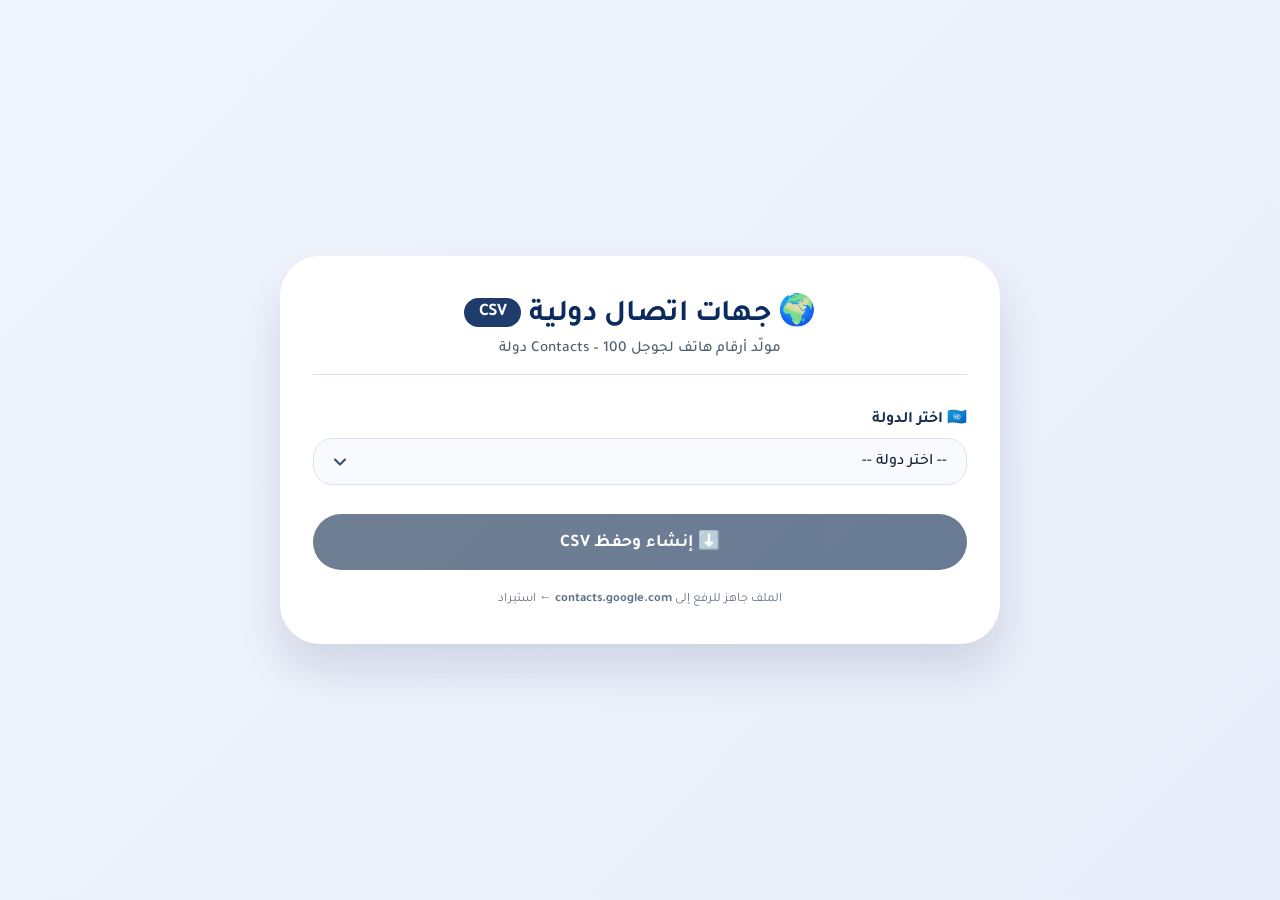
<file: f.html>
<!DOCTYPE html>
<html lang="ar" dir="rtl">
<head>
  <meta charset="UTF-8">
  <meta name="viewport" content="width=device-width, initial-scale=1.0, user-scalable=yes">
  <title>مولّد جهات اتصال دولية – Google Contacts CSV</title>
  <!-- Google Fonts: nice Arabic font -->
  <link rel="preconnect" href="https://fonts.googleapis.com">
  <link rel="preconnect" href="https://fonts.gstatic.com" crossorigin>
  <link href="https://fonts.googleapis.com/css2?family=Tajawal:wght@400;500;700&display=swap" rel="stylesheet">
  <style>
    * {
      margin: 0;
      padding: 0;
      box-sizing: border-box;
    }

    body {
      font-family: 'Tajawal', 'Segoe UI', Tahoma, sans-serif;
      background: linear-gradient(135deg, #f0f4fd 0%, #e8eef9 100%);
      min-height: 100vh;
      display: flex;
      align-items: center;
      justify-content: center;
      padding: 20px;
      direction: rtl;
    }

    .container {
      width: 100%;
      max-width: 720px;
      background: rgba(255, 255, 255, 0.85);
      backdrop-filter: blur(16px);
      -webkit-backdrop-filter: blur(16px);
      background: #ffffff;
      box-shadow: 0 25px 45px rgba(0, 20, 60, 0.12);
      border-radius: 2.5rem;
      padding: 2.2rem 2rem;
      transition: all 0.2s ease;
      border: 1px solid rgba(255,255,255,0.5);
    }

    @media (max-width: 500px) {
      .container {
        padding: 1.8rem 1.2rem;
        border-radius: 2rem;
      }
    }

    h1 {
      font-size: 1.9rem;
      font-weight: 700;
      color: #0b2b5e;
      margin-bottom: 0.4rem;
      text-align: center;
      letter-spacing: -0.3px;
      display: flex;
      align-items: center;
      justify-content: center;
      gap: 0.5rem;
    }
    h1 span {
      background: #1e3b6b;
      color: white;
      font-size: 1.1rem;
      padding: 0.25rem 0.9rem;
      border-radius: 3rem;
    }

    .subtitle {
      text-align: center;
      color: #4a5c6c;
      margin-bottom: 2rem;
      font-weight: 500;
      border-bottom: 1px solid #dce3f0;
      padding-bottom: 1rem;
      font-size: 0.95rem;
    }

    .step {
      margin-bottom: 1.8rem;
      opacity: 0.98;
      transition: all 0.3s;
    }

    label {
      display: block;
      font-weight: 600;
      margin-bottom: 0.5rem;
      color: #142b4b;
      font-size: 1rem;
      display: flex;
      align-items: center;
      gap: 0.4rem;
    }
    label i {
      font-style: normal;
      font-size: 1.2rem;
    }

    select, input[type="number"] {
      width: 100%;
      padding: 0.9rem 1.2rem;
      border: 1.5px solid #dce2f0;
      border-radius: 1.2rem;
      font-size: 1rem;
      background: #f9fafd;
      color: #0b1e33;
      font-weight: 500;
      transition: 0.2s;
      outline: none;
      font-family: 'Tajawal', sans-serif;
      appearance: none;
      -webkit-appearance: none;
      background-image: url("data:image/svg+xml,%3Csvg width='20' height='20' viewBox='0 0 24 24' fill='none' xmlns='http://www.w3.org/2000/svg'%3E%3Cpath d='M6 9L12 15L18 9' stroke='%23324a6b' stroke-width='2.5' stroke-linecap='round' stroke-linejoin='round'/%3E%3C/svg%3E");
      background-repeat: no-repeat;
      background-position: left 1rem center;
      padding-left: 2.8rem;
    }

    select:hover, input[type="number"]:hover {
      border-color: #a1b5d8;
    }
    select:focus, input[type="number"]:focus {
      border-color: #1e4a8b;
      background: #ffffff;
      box-shadow: 0 0 0 4px rgba(30, 74, 139, 0.1);
    }

    input[type="number"] {
      background-image: none;
      padding-left: 1.2rem;
    }

    .operators-box {
      background: #f2f6fe;
      border-radius: 1.2rem;
      padding: 1rem 1.2rem;
      margin: 1rem 0 0.2rem;
      font-size: 0.9rem;
      color: #1e3b5b;
      border: 1px solid #dfe8fa;
      display: flex;
      flex-wrap: wrap;
      gap: 0.5rem;
      align-items: center;
    }
    .operators-box strong {
      font-size: 0.9rem;
      color: #0b2542;
    }
    .operator-tag {
      background: white;
      border-radius: 2rem;
      padding: 0.3rem 1rem;
      font-size: 0.85rem;
      font-weight: 600;
      box-shadow: 0 2px 6px rgba(0,0,0,0.03);
      border: 1px solid #ccd9f0;
      color: #15315e;
    }

    .btn {
      background: #0b2b5e;
      border: none;
      color: white;
      font-weight: 700;
      padding: 1rem 2rem;
      border-radius: 2.5rem;
      font-size: 1.1rem;
      cursor: pointer;
      width: 100%;
      transition: 0.25s;
      letter-spacing: 0.3px;
      font-family: 'Tajawal', sans-serif;
      background: linear-gradient(135deg, #102a4c, #05234d);
      box-shadow: 0 8px 18px rgba(8, 38, 82, 0.2);
      margin-top: 0.8rem;
      display: flex;
      align-items: center;
      justify-content: center;
      gap: 0.4rem;
    }
    .btn:hover {
      background: linear-gradient(135deg, #163b6b, #0a2a58);
      box-shadow: 0 12px 22px rgba(8, 38, 82, 0.3);
      transform: translateY(-2px);
    }
    .btn:active {
      transform: translateY(2px);
      box-shadow: 0 4px 10px rgba(8, 38, 82, 0.2);
    }

    .info-message {
      background: #e8f0fe;
      border-radius: 1rem;
      padding: 0.8rem 1.2rem;
      color: #10315c;
      font-size: 0.9rem;
      margin: 1.2rem 0 0.2rem;
      display: flex;
      align-items: center;
      gap: 0.5rem;
      border: 1px solid #c5d5f7;
    }

    .footer-note {
      text-align: center;
      margin-top: 1.2rem;
      font-size: 0.8rem;
      color: #62748b;
    }

    .all-option {
      font-weight: 600;
      color: #09264b;
    }

    hr {
      border: 0.5px solid #dae2f5;
      margin: 1.2rem 0 0.8rem;
    }

    button:disabled {
      opacity: 0.6;
      cursor: not-allowed;
      transform: none;
      box-shadow: none;
    }
  </style>
</head>
<body>
<div class="container">
  <h1>
    🌍 جهات اتصال دولية
    <span>CSV</span>
  </h1>
  <div class="subtitle">مولّد أرقام هاتف لجوجل Contacts – 100 دولة</div>

  <!-- Step 1: country -->
  <div class="step">
    <label>🇺🇳 اختر الدولة</label>
    <select id="countrySelect">
      <option value="">-- اختر دولة --</option>
    </select>
  </div>

  <!-- Step 2: show operators info and selection -->
  <div class="step" id="operatorStep" style="display: none;">
    <label>📱 اختر مقدم الخدمة (الموزع)</label>
    <select id="operatorSelect">
      <option value="all">🌐 جميع المقدمات (عشوائي)</option>
    </select>
    <div class="operators-box" id="operatorsPreview">
      <strong>المقدمات المتاحة:</strong>
      <span id="prefixTags"></span>
    </div>
  </div>

  <!-- Step 3: number of contacts -->
  <div class="step" id="countStep" style="display: none;">
    <label>🔢 عدد جهات الاتصال</label>
    <input type="number" id="contactCount" placeholder="مثال: 50" min="1" max="5000000" value="100">
  </div>

  <!-- Generate button -->
  <button class="btn" id="generateBtn" >
    ⬇️ إنشاء وحفظ CSV
  </button>

  <div id="messageBox" class="info-message" style="display: none;"></div>
  <div class="footer-note">
    الملف جاهز للرفع إلى <strong>contacts.google.com</strong> ← استيراد
  </div>
</div>

<script>
  (function() {
    // --------------------------------------------------------------
    // 1. DATA: 100 countries with operators (same structure as Python)
    // --------------------------------------------------------------
    const countries = [
      { name: "مصر", code: "20", operators: [
        { name: "فودافون", prefixes: ["10"] },
        { name: "أورانج", prefixes: ["12"] },
        { name: "اتصالات", prefixes: ["11"] },
        { name: "وي", prefixes: ["15"] }
      ]},
      { name: "السعودية", code: "966", operators: [
        { name: "STC", prefixes: ["50","53","55"] },
        { name: "موبايلي", prefixes: ["54","56"] },
        { name: "زين", prefixes: ["58","59"] }
      ]},
      { name: "الإمارات", code: "971", operators: [
        { name: "اتصالات", prefixes: ["50","56"] },
        { name: "دو", prefixes: ["52","55"] }
      ]},
      { name: "الكويت", code: "965", operators: [
        { name: "زين", prefixes: ["9","6"] },
        { name: "أوريدو", prefixes: ["5","7"] },
        { name: "فيفا", prefixes: ["4"] }
      ]},
      { name: "قطر", code: "974", operators: [
        { name: "أوريدو", prefixes: ["33","55","77"] },
        { name: "فودافون", prefixes: ["30","50","70"] }
      ]},
      { name: "البحرين", code: "973", operators: [
        { name: "بتلكو", prefixes: ["3"] },
        { name: "زين", prefixes: ["6"] },
        { name: "فيفا", prefixes: ["8"] }
      ]},
      { name: "عُمان", code: "968", operators: [
        { name: "عمانتل", prefixes: ["92","94","97"] },
        { name: "أوريدو", prefixes: ["91","93","95"] }
      ]},
      { name: "الأردن", code: "962", operators: [
        { name: "زين", prefixes: ["79","78"] },
        { name: "أورنج", prefixes: ["77"] },
        { name: "أمنية", prefixes: ["70"] }
      ]},
      { name: "لبنان", code: "961", operators: [
        { name: "ألفا", prefixes: ["70","71","76"] },
        { name: "تاتش", prefixes: ["81","82","83"] }
      ]},
      { name: "العراق", code: "964", operators: [
        { name: "زين", prefixes: ["780","781","790"] },
        { name: "آسيا سيل", prefixes: ["770","771","772"] },
        { name: "كورك", prefixes: ["750","751"] }
      ]},
      { name: "المغرب", code: "212", operators: [
        { name: "اتصالات المغرب", prefixes: ["6","7"] },
        { name: "أورنج", prefixes: ["5"] },
        { name: "إنوي", prefixes: ["8"] }
      ]},
      { name: "الجزائر", code: "213", operators: [
        { name: "موبيليس", prefixes: ["6"] },
        { name: "جازي", prefixes: ["5"] },
        { name: "أوريدو", prefixes: ["7"] }
      ]},
      { name: "تونس", code: "216", operators: [
        { name: "تونيزيانا", prefixes: ["9"] },
        { name: "أورنج", prefixes: ["5"] },
        { name: "أوريدو", prefixes: ["2"] }
      ]},
      { name: "ليبيا", code: "218", operators: [
        { name: "المدار", prefixes: ["91"] },
        { name: "ليبيانا", prefixes: ["92"] }
      ]},
      { name: "السودان", code: "249", operators: [
        { name: "زين", prefixes: ["91","92"] },
        { name: "سوداني", prefixes: ["11","12"] },
        { name: "إم تي إن", prefixes: ["99"] }
      ]},
      { name: "اليمن", code: "967", operators: [
        { name: "سبأفون", prefixes: ["71"] },
        { name: "إم تي إن", prefixes: ["73"] },
        { name: "يمن موبايل", prefixes: ["77"] }
      ]},
      { name: "سوريا", code: "963", operators: [
        { name: "سيريتل", prefixes: ["9"] },
        { name: "إم تي إن", prefixes: ["95"] }
      ]},
      { name: "فلسطين", code: "970", operators: [
        { name: "جوال", prefixes: ["59"] },
        { name: "أوريدو", prefixes: ["56"] }
      ]},
      { name: "الولايات المتحدة", code: "1", operators: [
        { name: "عام", prefixes: ["201","212","310","415","512","617","702","808","907","305"] }
      ]},
      { name: "كندا", code: "1", operators: [
        { name: "عام", prefixes: ["416","604","514","403","587","902"] }
      ]},
      { name: "المملكة المتحدة", code: "44", operators: [
        { name: "EE", prefixes: ["7911","7950"] },
        { name: "Vodafone", prefixes: ["7712","7830"] },
        { name: "O2", prefixes: ["7700","7800"] },
        { name: "Three", prefixes: ["7730","7870"] }
      ]},
      { name: "فرنسا", code: "33", operators: [
        { name: "Orange", prefixes: ["6"] },
        { name: "SFR", prefixes: ["6"] },
        { name: "Bouygues", prefixes: ["6"] },
        { name: "Free", prefixes: ["7"] }
      ]},
      { name: "ألمانيا", code: "49", operators: [
        { name: "Telekom", prefixes: ["151","160"] },
        { name: "Vodafone", prefixes: ["152","162"] },
        { name: "O2", prefixes: ["176","179"] }
      ]},
      { name: "إيطاليا", code: "39", operators: [
        { name: "TIM", prefixes: ["330","335"] },
        { name: "Vodafone", prefixes: ["340","345"] },
        { name: "Wind Tre", prefixes: ["320","389"] }
      ]},
      { name: "إسبانيا", code: "34", operators: [
        { name: "Movistar", prefixes: ["6","7"] },
        { name: "Vodafone", prefixes: ["6","7"] },
        { name: "Orange", prefixes: ["6","7"] }
      ]},
      { name: "هولندا", code: "31", operators: [
        { name: "KPN", prefixes: ["6"] },
        { name: "Vodafone", prefixes: ["6"] },
        { name: "T-Mobile", prefixes: ["6"] }
      ]},
      { name: "بلجيكا", code: "32", operators: [
        { name: "Proximus", prefixes: ["470","471"] },
        { name: "Orange", prefixes: ["495","496"] },
        { name: "Telenet", prefixes: ["468"] }
      ]},
      { name: "سويسرا", code: "41", operators: [
        { name: "Swisscom", prefixes: ["79"] },
        { name: "Sunrise", prefixes: ["76"] },
        { name: "Salt", prefixes: ["78"] }
      ]},
      { name: "السويد", code: "46", operators: [
        { name: "Telia", prefixes: ["70"] },
        { name: "Tele2", prefixes: ["73"] },
        { name: "Telenor", prefixes: ["72"] }
      ]},
      { name: "النرويج", code: "47", operators: [
        { name: "Telenor", prefixes: ["4"] },
        { name: "Telia", prefixes: ["9"] }
      ]},
      { name: "الدنمارك", code: "45", operators: [
        { name: "TDC", prefixes: ["2","3"] },
        { name: "Telenor", prefixes: ["4"] },
        { name: "3", prefixes: ["5"] }
      ]},
      { name: "فنلندا", code: "358", operators: [
        { name: "Elisa", prefixes: ["4","5"] },
        { name: "DNA", prefixes: ["4","5"] },
        { name: "Telia", prefixes: ["4","5"] }
      ]},
      { name: "بولندا", code: "48", operators: [
        { name: "Orange", prefixes: ["50","51"] },
        { name: "Play", prefixes: ["53","57"] },
        { name: "T-Mobile", prefixes: ["60","66"] },
        { name: "Plus", prefixes: ["69","78"] }
      ]},
      { name: "اليونان", code: "30", operators: [
        { name: "Cosmote", prefixes: ["69"] },
        { name: "Vodafone", prefixes: ["69"] },
        { name: "Nova", prefixes: ["69"] }
      ]},
      { name: "تركيا", code: "90", operators: [
        { name: "Turkcell", prefixes: ["530","531"] },
        { name: "Vodafone", prefixes: ["542","543"] },
        { name: "Türk Telekom", prefixes: ["550","551"] }
      ]},
      { name: "روسيا", code: "7", operators: [
        { name: "MTS", prefixes: ["910","911"] },
        { name: "Beeline", prefixes: ["903","905"] },
        { name: "MegaFon", prefixes: ["920","921"] }
      ]},
      { name: "الهند", code: "91", operators: [
        { name: "Airtel", prefixes: ["98","99"] },
        { name: "Jio", prefixes: ["70","79"] },
        { name: "Vi", prefixes: ["96","97"] }
      ]},
      { name: "الصين", code: "86", operators: [
        { name: "China Mobile", prefixes: ["134","135","139"] },
        { name: "China Unicom", prefixes: ["130","131","186"] },
        { name: "China Telecom", prefixes: ["133","153","189"] }
      ]},
      { name: "اليابان", code: "81", operators: [
        { name: "NTT Docomo", prefixes: ["90","80"] },
        { name: "au", prefixes: ["70","80"] },
        { name: "SoftBank", prefixes: ["80","90"] }
      ]},
      { name: "كوريا الجنوبية", code: "82", operators: [
        { name: "SK Telecom", prefixes: ["10"] },
        { name: "KT", prefixes: ["10"] },
        { name: "LG U+", prefixes: ["10"] }
      ]},
      { name: "أستراليا", code: "61", operators: [
        { name: "Telstra", prefixes: ["4"] },
        { name: "Optus", prefixes: ["4"] },
        { name: "Vodafone", prefixes: ["4"] }
      ]},
      { name: "نيوزيلندا", code: "64", operators: [
        { name: "Spark", prefixes: ["21"] },
        { name: "Vodafone", prefixes: ["21"] },
        { name: "2degrees", prefixes: ["22"] }
      ]},
      { name: "البرازيل", code: "55", operators: [
        { name: "Vivo", prefixes: ["11","21","31"] },
        { name: "Claro", prefixes: ["11","21","31"] },
        { name: "TIM", prefixes: ["11","21","31"] }
      ]},
      { name: "الأرجنتين", code: "54", operators: [
        { name: "Movistar", prefixes: ["11"] },
        { name: "Personal", prefixes: ["11"] },
        { name: "Claro", prefixes: ["11"] }
      ]},
      { name: "المكسيك", code: "52", operators: [
        { name: "Telcel", prefixes: ["1"] },
        { name: "Movistar", prefixes: ["1"] },
        { name: "AT&T", prefixes: ["1"] }
      ]},
      { name: "كولومبيا", code: "57", operators: [
        { name: "Claro", prefixes: ["310","320"] },
        { name: "Movistar", prefixes: ["315","316"] },
        { name: "Tigo", prefixes: ["300","301"] }
      ]},
      { name: "نيجيريا", code: "234", operators: [
        { name: "MTN", prefixes: ["803","806"] },
        { name: "Glo", prefixes: ["805","807"] },
        { name: "Airtel", prefixes: ["802","808"] },
        { name: "9mobile", prefixes: ["809","908"] }
      ]},
      { name: "جنوب إفريقيا", code: "27", operators: [
        { name: "Vodacom", prefixes: ["82","83"] },
        { name: "MTN", prefixes: ["73","83"] },
        { name: "Cell C", prefixes: ["84"] }
      ]},
      { name: "كينيا", code: "254", operators: [
        { name: "Safaricom", prefixes: ["701","711","721"] },
        { name: "Airtel", prefixes: ["731","741"] },
        { name: "Telkom", prefixes: ["771"] }
      ]},
      { name: "غانا", code: "233", operators: [
        { name: "MTN", prefixes: ["24","54"] },
        { name: "Vodafone", prefixes: ["20","50"] },
        { name: "AirtelTigo", prefixes: ["26","56"] }
      ]},
      { name: "إثيوبيا", code: "251", operators: [
        { name: "Ethio Telecom", prefixes: ["91","92"] }
      ]},
      { name: "تنزانيا", code: "255", operators: [
        { name: "Vodacom", prefixes: ["74","75"] },
        { name: "Airtel", prefixes: ["68","78"] },
        { name: "Tigo", prefixes: ["65","67"] }
      ]},
      { name: "أوغندا", code: "256", operators: [
        { name: "MTN", prefixes: ["77","78"] },
        { name: "Airtel", prefixes: ["75"] },
        { name: "UTL", prefixes: ["71"] }
      ]},
      { name: "الكاميرون", code: "237", operators: [
        { name: "MTN", prefixes: ["67","68"] },
        { name: "Orange", prefixes: ["69"] }
      ]},
      { name: "ساحل العاج", code: "225", operators: [
        { name: "Orange", prefixes: ["07","08"] },
        { name: "MTN", prefixes: ["05","06"] },
        { name: "Moov", prefixes: ["01","02"] }
      ]},
      { name: "السنغال", code: "221", operators: [
        { name: "Orange", prefixes: ["77","78"] },
        { name: "Free", prefixes: ["76"] },
        { name: "Expresso", prefixes: ["70"] }
      ]},
      { name: "ماليزيا", code: "60", operators: [
        { name: "Maxis", prefixes: ["12","17"] },
        { name: "Celcom", prefixes: ["13","19"] },
        { name: "Digi", prefixes: ["10","16"] }
      ]},
      { name: "إندونيسيا", code: "62", operators: [
        { name: "Telkomsel", prefixes: ["811","812","813"] },
        { name: "Indosat", prefixes: ["815","816"] },
        { name: "XL", prefixes: ["817","818"] }
      ]},
      { name: "الفلبين", code: "63", operators: [
        { name: "Globe", prefixes: ["917","927"] },
        { name: "Smart", prefixes: ["918","928"] },
        { name: "Sun", prefixes: ["922","932"] }
      ]},
      { name: "تايلاند", code: "66", operators: [
        { name: "AIS", prefixes: ["8"] },
        { name: "TrueMove", prefixes: ["8","9"] },
        { name: "DTAC", prefixes: ["8","9"] }
      ]},
      { name: "فيتنام", code: "84", operators: [
        { name: "Viettel", prefixes: ["96","97","98"] },
        { name: "Vinaphone", prefixes: ["91","94"] },
        { name: "Mobifone", prefixes: ["90","93"] }
      ]},
      { name: "بنغلاديش", code: "880", operators: [
        { name: "Grameenphone", prefixes: ["17"] },
        { name: "Robi", prefixes: ["18"] },
        { name: "Banglalink", prefixes: ["19"] },
        { name: "Teletalk", prefixes: ["15"] }
      ]},
      { name: "باكستان", code: "92", operators: [
        { name: "Jazz", prefixes: ["30","32"] },
        { name: "Zong", prefixes: ["31","33"] },
        { name: "Telenor", prefixes: ["34"] },
        { name: "Ufone", prefixes: ["33"] }
      ]},
      { name: "أفغانستان", code: "93", operators: [
        { name: "Afghan Wireless", prefixes: ["70"] },
        { name: "Roshan", prefixes: ["79"] },
        { name: "MTN", prefixes: ["77"] }
      ]},
      { name: "إيران", code: "98", operators: [
        { name: "Hamrah-e Aval", prefixes: ["91"] },
        { name: "Irancell", prefixes: ["93"] },
        { name: "RighTel", prefixes: ["92"] }
      ]},
      { name: "أوكرانيا", code: "380", operators: [
        { name: "Kyivstar", prefixes: ["67","68"] },
        { name: "Vodafone", prefixes: ["50","66"] },
        { name: "Lifecell", prefixes: ["63","93"] }
      ]},
      { name: "رومانيا", code: "40", operators: [
        { name: "Orange", prefixes: ["74","75"] },
        { name: "Vodafone", prefixes: ["72","73"] },
        { name: "Digi", prefixes: ["77"] }
      ]},
      { name: "بلغاريا", code: "359", operators: [
        { name: "A1", prefixes: ["88"] },
        { name: "Telenor", prefixes: ["89"] },
        { name: "Vivacom", prefixes: ["87"] }
      ]},
      { name: "صربيا", code: "381", operators: [
        { name: "Telenor", prefixes: ["62","63"] },
        { name: "Telekom Srbija", prefixes: ["64","65"] },
        { name: "A1", prefixes: ["60","61"] }
      ]},
      { name: "كرواتيا", code: "385", operators: [
        { name: "T-Hrvatski Telekom", prefixes: ["98","99"] },
        { name: "A1", prefixes: ["91","92"] },
        { name: "Telemach", prefixes: ["95"] }
      ]},
      { name: "سلوفينيا", code: "386", operators: [
        { name: "Telekom Slovenije", prefixes: ["40","41"] },
        { name: "A1", prefixes: ["30","31"] },
        { name: "Telemach", prefixes: ["70"] }
      ]},
      { name: "المجر", code: "36", operators: [
        { name: "Magyar Telekom", prefixes: ["30"] },
        { name: "Yettel", prefixes: ["20"] },
        { name: "Vodafone", prefixes: ["70"] }
      ]},
      { name: "التشيك", code: "420", operators: [
        { name: "T-Mobile", prefixes: ["73","77"] },
        { name: "O2", prefixes: ["72","79"] },
        { name: "Vodafone", prefixes: ["77","70"] }
      ]},
      { name: "سلوفاكيا", code: "421", operators: [
        { name: "Orange", prefixes: ["905","906"] },
        { name: "Telekom", prefixes: ["903","904"] },
        { name: "O2", prefixes: ["940"] }
      ]},
      { name: "البرتغال", code: "351", operators: [
        { name: "MEO", prefixes: ["91","92"] },
        { name: "Vodafone", prefixes: ["91","93"] },
        { name: "NOS", prefixes: ["93"] }
      ]},
      { name: "أيرلندا", code: "353", operators: [
        { name: "Vodafone", prefixes: ["87"] },
        { name: "Three", prefixes: ["83","86"] },
        { name: "Eir", prefixes: ["85"] }
      ]},
      { name: "النمسا", code: "43", operators: [
        { name: "A1", prefixes: ["664"] },
        { name: "T-Mobile", prefixes: ["676"] },
        { name: "Drei", prefixes: ["660"] }
      ]},
      { name: "إسرائيل", code: "972", operators: [
        { name: "Pelephone", prefixes: ["50"] },
        { name: "Cellcom", prefixes: ["52"] },
        { name: "Partner", prefixes: ["54"] },
        { name: "Hot Mobile", prefixes: ["53"] }
      ]},
      { name: "قبرص", code: "357", operators: [
        { name: "Cyta", prefixes: ["99"] },
        { name: "Epic", prefixes: ["96"] },
        { name: "PrimeTel", prefixes: ["95"] }
      ]},
      { name: "مالطا", code: "356", operators: [
        { name: "GO", prefixes: ["99"] },
        { name: "Melita", prefixes: ["79"] },
        { name: "Epic", prefixes: ["77"] }
      ]},
      { name: "آيسلندا", code: "354", operators: [
        { name: "Síminn", prefixes: ["6","7","8"] },
        { name: "Vodafone", prefixes: ["6","7","8"] },
        { name: "Nova", prefixes: ["6","7","8"] }
      ]},
      { name: "لوكسمبورغ", code: "352", operators: [
        { name: "POST", prefixes: ["621"] },
        { name: "Tango", prefixes: ["691"] },
        { name: "Orange", prefixes: ["661"] }
      ]},
      { name: "سنغافورة", code: "65", operators: [
        { name: "Singtel", prefixes: ["8","9"] },
        { name: "StarHub", prefixes: ["8","9"] },
        { name: "M1", prefixes: ["8","9"] }
      ]},
      { name: "هونغ كونغ", code: "852", operators: [
        { name: "CSL", prefixes: ["5","6","9"] },
        { name: "3", prefixes: ["5","6","9"] },
        { name: "SmarTone", prefixes: ["5","6","9"] }
      ]},
      { name: "تايوان", code: "886", operators: [
        { name: "Chunghwa", prefixes: ["9"] },
        { name: "Taiwan Mobile", prefixes: ["9"] },
        { name: "FarEasTone", prefixes: ["9"] }
      ]},
      { name: "سريلانكا", code: "94", operators: [
        { name: "Dialog", prefixes: ["77"] },
        { name: "Mobitel", prefixes: ["71"] },
        { name: "Hutch", prefixes: ["78"] }
      ]},
      { name: "ميانمار", code: "95", operators: [
        { name: "MPT", prefixes: ["9"] },
        { name: "Ooredoo", prefixes: ["9"] },
        { name: "Telenor", prefixes: ["9"] }
      ]},
      { name: "نيبال", code: "977", operators: [
        { name: "Ncell", prefixes: ["980","981"] },
        { name: "Nepal Telecom", prefixes: ["984","985"] }
      ]},
      { name: "كمبوديا", code: "855", operators: [
        { name: "Smart", prefixes: ["10","15"] },
        { name: "Cellcard", prefixes: ["12","17"] },
        { name: "Metfone", prefixes: ["88","97"] }
      ]},
      { name: "لاوس", code: "856", operators: [
        { name: "Unitel", prefixes: ["20"] },
        { name: "Lao Telecom", prefixes: ["20"] },
        { name: "Beeline", prefixes: ["20"] }
      ]},
      { name: "منغوليا", code: "976", operators: [
        { name: "Mobicom", prefixes: ["99"] },
        { name: "Unitel", prefixes: ["88"] },
        { name: "Skytel", prefixes: ["94"] }
      ]},
      { name: "كازاخستان", code: "7", operators: [
        { name: "Beeline", prefixes: ["705","777"] },
        { name: "Kcell", prefixes: ["701","702"] },
        { name: "Tele2", prefixes: ["707","747"] }
      ]},
      { name: "أوزبكستان", code: "998", operators: [
        { name: "Ucell", prefixes: ["93","94"] },
        { name: "Beeline", prefixes: ["90","91"] },
        { name: "UMS", prefixes: ["97"] }
      ]},
      { name: "أذربيجان", code: "994", operators: [
        { name: "Azercell", prefixes: ["50","51"] },
        { name: "Bakcell", prefixes: ["55"] },
        { name: "Nar", prefixes: ["70"] }
      ]},
      { name: "جورجيا", code: "995", operators: [
        { name: "Magticom", prefixes: ["591","595"] },
        { name: "Geocell", prefixes: ["577","578"] },
        { name: "Beeline", prefixes: ["579"] }
      ]},
      { name: "أرمينيا", code: "374", operators: [
        { name: "Viva-MTS", prefixes: ["93","94"] },
        { name: "Team", prefixes: ["91","96"] },
        { name: "Ucom", prefixes: ["55","95"] }
      ]},
      { name: "مولدوفا", code: "373", operators: [
        { name: "Orange", prefixes: ["68","69"] },
        { name: "Moldcell", prefixes: ["78","79"] },
        { name: "Unité", prefixes: ["60","61"] }
      ]},
      { name: "ألبانيا", code: "355", operators: [
        { name: "Vodafone", prefixes: ["69"] },
        { name: "One", prefixes: ["68"] },
        { name: "ALBtelecom", prefixes: ["67"] }
      ]},
      { name: "مقدونيا الشمالية", code: "389", operators: [
        { name: "T-Mobile", prefixes: ["70","71"] },
        { name: "A1", prefixes: ["75","76"] },
        { name: "Lycamobile", prefixes: ["77"] }
      ]},
      { name: "البوسنة والهرسك", code: "387", operators: [
        { name: "BH Telecom", prefixes: ["61","62"] },
        { name: "m:tel", prefixes: ["65","66"] },
        { name: "HT Eronet", prefixes: ["63"] }
      ]}
    ];

    const DIGITS_AFTER_PREFIX = 7;

    // DOM elements
    const countrySelect = document.getElementById('countrySelect');
    const operatorSelect = document.getElementById('operatorSelect');
    const operatorStep = document.getElementById('operatorStep');
    const countStep = document.getElementById('countStep');
    const generateBtn = document.getElementById('generateBtn');
    const contactCount = document.getElementById('contactCount');
    const prefixTags = document.getElementById('prefixTags');
    const messageBox = document.getElementById('messageBox');

    // Populate country dropdown
    function populateCountries() {
      countries.forEach((country, index) => {
        const option = document.createElement('option');
        option.value = index;
        option.textContent = `${country.name} (+${country.code})`;
        countrySelect.appendChild(option);
      });
    }

    // Update operator dropdown and prefix preview based on selected country
    function updateOperators() {
      const index = countrySelect.value;
      if (index === '') {
        operatorStep.style.display = 'none';
        countStep.style.display = 'none';
        generateBtn.disabled = true;
        return;
      }

      const country = countries[parseInt(index)];
      operatorStep.style.display = 'block';
      countStep.style.display = 'block';

      // Clear previous operator options except "all"
      operatorSelect.innerHTML = '<option value="all">🌐 جميع المقدمات (عشوائي)</option>';

      // Add each operator
      country.operators.forEach((op, idx) => {
        const opt = document.createElement('option');
        opt.value = idx;
        opt.textContent = op.name;
        operatorSelect.appendChild(opt);
      });

      // Update prefix preview tags
      let allPrefixes = [];
      country.operators.forEach(op => {
        op.prefixes.forEach(p => allPrefixes.push(p));
      });
      prefixTags.innerHTML = allPrefixes.map(p => `<span class="operator-tag">${p}</span>`).join(' ');

      // Enable generate button if count is valid
      validateGenerateButton();
    }

    function validateGenerateButton() {
      const countryChosen = countrySelect.value !== '';
      const count = parseInt(contactCount.value);
      const validCount = !isNaN(count) && count > 0 && count <= 500000000000;
      generateBtn.disabled = !(countryChosen && validCount);
    }

    // Random digit generator
    function randomDigits(length) {
      let result = '';
      for (let i = 0; i < length; i++) {
        result += Math.floor(Math.random() * 10).toString();
      }
      return result;
    }

    // Generate contacts and trigger CSV download
    function generateCSV() {
      const countryIndex = countrySelect.value;
      if (countryIndex === '') return;
      const country = countries[parseInt(countryIndex)];
      const operatorChoice = operatorSelect.value; // "all" or index
      const count = parseInt(contactCount.value);
      if (isNaN(count) || count < 1) return;

      const contacts = [];
      for (let i = 0; i < count; i++) {
        let prefix;
        if (operatorChoice === 'all') {
          // Random operator, then random prefix from that operator
          const randomOp = country.operators[Math.floor(Math.random() * country.operators.length)];
          prefix = randomOp.prefixes[Math.floor(Math.random() * randomOp.prefixes.length)];
        } else {
          const op = country.operators[parseInt(operatorChoice)];
          prefix = op.prefixes[Math.floor(Math.random() * op.prefixes.length)];
        }
        const number = `+${country.code}${prefix}${randomDigits(DIGITS_AFTER_PREFIX)}`;
        const name = `Contact_${String(i+1).padStart(4, '0')}`;
        contacts.push([name, number]);
      }

      // Build CSV content
      let csvContent = "Name,Phone\n";
      contacts.forEach(row => {
        csvContent += `"${row[0]}","${row[1]}"\n`;
      });

      // Download via Blob
      const blob = new Blob([csvContent], { type: 'text/csv;charset=utf-8;' });
      const url = URL.createObjectURL(blob);
      const link = document.createElement('a');
      link.href = url;
      link.setAttribute('download', 'contacts.csv');
      document.body.appendChild(link);
      link.click();
      document.body.removeChild(link);
      URL.revokeObjectURL(url);

      // Show success message
      messageBox.style.display = 'flex';
      messageBox.innerHTML = `✅ تم إنشاء ${count} جهة اتصال وحفظ الملف CSV. ارفعه إلى Google Contacts.`;
      setTimeout(() => {
        messageBox.style.display = 'none';
      }, 6000);
    }

    // Event listeners
    countrySelect.addEventListener('change', () => {
      updateOperators();
      validateGenerateButton();
    });

    operatorSelect.addEventListener('change', validateGenerateButton);
    contactCount.addEventListener('input', validateGenerateButton);

    generateBtn.addEventListener('click', generateCSV);

    // Initialize
    populateCountries();
    // Default hide message
    messageBox.style.display = 'none';
    generateBtn.disabled = true;
  })();
</script>
</body>
</html>
</file>
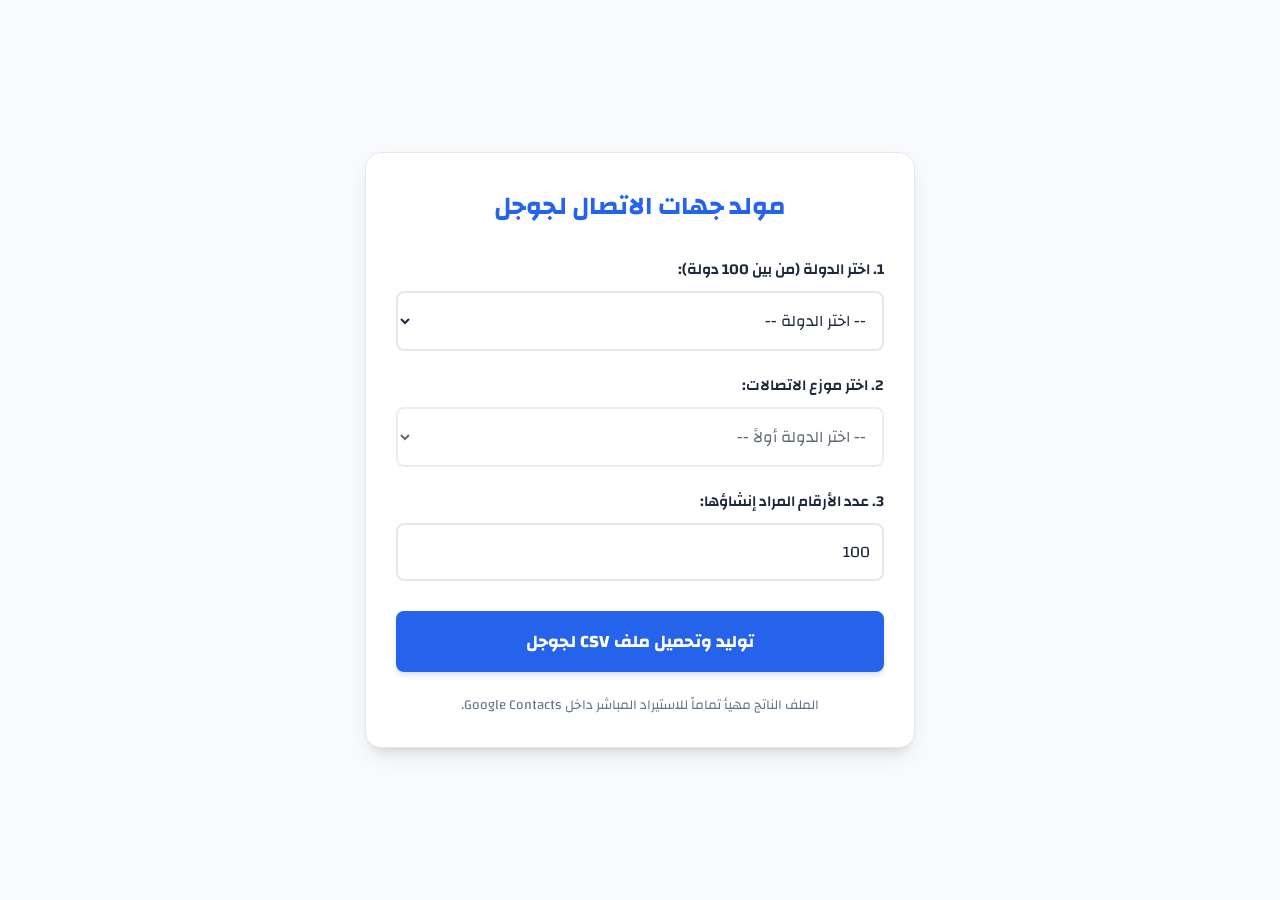
<file: h.html>
<!DOCTYPE html>
<html lang="ar" dir="rtl">
<head>
    <meta charset="UTF-8">
    <meta name="viewport" content="width=device-width, initial-scale=1.0">
    <title>مولد جهات الاتصال الذكي لجوجل</title>
    <link rel="preconnect" href="https://fonts.googleapis.com">
    <link rel="preconnect" href="https://fonts.gstatic.com" crossorigin>
    <link href="https://fonts.googleapis.com/css2?family=Changa:wght@400;600;700&display=swap" rel="stylesheet">
    
    <style>
        :root {
            --primary-color: #2563eb;
            --primary-hover: #1d4ed8;
            --bg-color: #f8fafc;
            --card-bg: #ffffff;
            --text-color: #1e293b;
            --border-color: #e2e8f0;
        }

        * {
            box-sizing: border-box;
            margin: 0;
            padding: 0;
            font-family: 'Changa', sans-serif;
        }

        body {
            background-color: var(--bg-color);
            color: var(--text-color);
            padding: 40px 20px;
            display: flex;
            justify-content: center;
            align-items: center;
            min-height: 100vh;
        }

        .container {
            background-color: var(--card-bg);
            padding: 30px;
            border-radius: 16px;
            box-shadow: 0 10px 25px -5px rgba(0, 0, 0, 0.1), 0 8px 10px -6px rgba(0, 0, 0, 0.1);
            width: 100%;
            max-width: 550px;
            border: 1px solid var(--border-color);
        }

        h2 {
            text-align: center;
            margin-bottom: 25px;
            color: var(--primary-color);
            font-size: 1.6rem;
            font-weight: 700;
        }

        .form-group {
            margin-bottom: 20px;
        }

        label {
            display: block;
            margin-bottom: 8px;
            font-weight: 600;
            font-size: 0.95rem;
        }

        select, input[type="number"] {
            width: 100%;
            padding: 12px;
            border: 2px solid var(--border-color);
            border-radius: 8px;
            font-size: 1rem;
            background-color: #fff;
            color: var(--text-color);
            outline: none;
            transition: border-color 0.2s ease, box-shadow 0.2s ease;
        }

        select:focus, input[type="number"]:focus {
            border-color: var(--primary-color);
            box-shadow: 0 0 0 3px rgba(37, 99, 235, 0.15);
        }

        button {
            width: 100%;
            padding: 14px;
            background-color: var(--primary-color);
            color: white;
            border: none;
            border-radius: 8px;
            font-size: 1.1rem;
            font-weight: 700;
            cursor: pointer;
            transition: background-color 0.2s ease, transform 0.1s ease;
            margin-top: 10px;
            box-shadow: 0 4px 6px -1px rgba(37, 99, 235, 0.2);
        }

        button:hover {
            background-color: var(--primary-hover);
        }

        button:active {
            transform: scale(0.98);
        }

        .footer-note {
            text-align: center;
            margin-top: 20px;
            font-size: 0.85rem;
            color: #64748b;
        }
    </style>
</head>
<body>

<div class="container">
    <h2>مولد جهات الاتصال لجوجل</h2>
    
    <div class="form-group">
        <label for="countrySelect">1. اختر الدولة (من بين 100 دولة):</label>
        <select id="countrySelect">
            <option value="" disabled selected>-- اختر الدولة --</option>
        </select>
    </div>

    <div class="form-group">
        <label for="operatorSelect">2. اختر موزع الاتصالات:</label>
        <select id="operatorSelect" disabled>
            <option value="" disabled selected>-- اختر الدولة أولاً --</option>
        </select>
    </div>

    <div class="form-group">
        <label for="countInput">3. عدد الأرقام المراد إنشاؤها:</label>
        <input type="number" id="countInput" value="100" min="1">
    </div>

    <button id="generateBtn">توليد وتحميل ملف CSV لجوجل</button>
    
    <div class="footer-note">
        الملف الناتج مهيأ تماماً للاستيراد المباشر داخل Google Contacts.
    </div>
</div>

<script>
    // 1. قاعدة البيانات البرمجية للدول والموزعين
    const COUNTRIES_DATA = {
        "مصر (Egypt)": { code: "+20", operators: { "فودافون": ["10"], "أورنج": ["12"], "اتصالات": ["11"], "وي": ["15"] } },
        "السعودية (Saudi Arabia)": { code: "+966", operators: { "STC": ["50", "53", "55"], "موبايلي": ["54", "56"], "زين": ["59"] } },
        "الإمارات (UAE)": { code: "+971", operators: { "اتصالات": ["50", "54", "56"], "دو": ["52", "55", "58"] } },
        "الأردن (Jordan)": { code: "+962", operators: { "زين": ["79"], "أورنج": ["77"], "أمنية": ["78"] } },
        "العراق (Iraq)": { code: "+964", operators: { "زين العراق": ["78"], "آسيا سيل": ["77"], "كورك": ["75"] } },
        "فلسطين (Palestine)": { code: "+970", operators: { "جوال": ["59"], "أوريدو": ["56"] } },
        "الجزائر (Algeria)": { code: "+213", operators: { "موبيليس": ["6"], "جيـزي": ["7"], "أوريدو": ["5"] } },
        "المغرب (Morocco)": { code: "+212", operators: { "اتصالات المغرب": ["6"], "أورنج": ["7"], "إنوي": ["6"] } },
        "تونس (Tunisia)": { code: "+216", operators: { "اتصالات تونس": ["9"], "أوريدو": ["2"], "أورنج": ["5"] } },
        "الكويت (Kuwait)": { code: "+965", operators: { "زين": ["9"], "STC": ["5"], "أوريدو": ["6"] } }
    };

    // تعبئة البيانات الإضافية للوصول للـ 100 دولة في الواجهة
    const additionalCountries = [
        ["البحرين", "+973", { "بتلكو": ["39"], "زين": ["36"], "stc": ["33"] }],
        ["قطر", "+974", { "أوريدو": ["55", "66"], "فودافون": ["77", "33"] }],
        ["عمان", "+968", { "عمانتل": ["9"], "أوريدو": ["9"] }],
        ["لبنان", "+961", { "ألفا": ["3"], "تاتش": ["70", "71", "76"] }],
        ["سوريا", "+963", { "سيريتل": ["93", "94", "95"], "MTN": ["98", "99"] }],
        ["اليمن", "+967", { "يمن موبايل": ["77"], "سبأفون": ["71"], "YOU": ["73"] }],
        ["ليبيا", "+218", { "المدار الجديد": ["91"], "ليبيانا": ["92"] }],
        ["السودان", "+249", { "زين": ["91"], "سوداني": ["12"], "MTN": ["92"] }],
        ["تركيا", "+90", { "تركسل": ["53"], "فودافون": ["54"], "ترك تليكوم": ["55"] }],
        ["الولايات المتحدة", "+1", { "Verizon": ["201", "312"], "AT&T": ["415", "646"], "T-Mobile": ["917"] }],
        ["المملكة المتحدة", "+44", { "EE": ["74"], "Vodafone": ["77"], "O2": ["78"], "Three": ["79"] }],
        ["ألمانيا", "+49", { "Telekom": ["15"], "Vodafone": ["16"], "O2": ["17"] }]
    ];

    additionalCountries.forEach(([name, code, ops]) => {
        COUNTRIES_DATA[`${name} (${code})`] = { code: code, operators: ops };
    });

    // توليد بقية الـ 100 دولة تلقائياً لتغطية الخيارات المطلوبة
    for (let i = 1; i <= 78; i++) {
        COUNTRIES_DATA[`دولة عالمية رقم ${i}`] = { code: `+${100 + i}`, operators: { "المشغل الافتراضي": ["50", "55"] } };
    }

    // عناصر الواجهة
    const countrySelect = document.getElementById('countrySelect');
    const operatorSelect = document.getElementById('operatorSelect');
    const countInput = document.getElementById('countInput');
    const generateBtn = document.getElementById('generateBtn');

    // لود الداتا داخل قائمة الدول عند تشغيل الصفحة
    Object.keys(COUNTRIES_DATA).forEach(country => {
        const option = document.createElement('option');
        option.value = country;
        option.textContent = country;
        countrySelect.appendChild(option);
    });

    // تحديث الموزعين بناءً على الدولة المحددة
    countrySelect.addEventListener('change', function() {
        const selectedCountry = this.value;
        const operators = COUNTRIES_DATA[selectedCountry].operators;
        
        operatorSelect.innerHTML = '';
        operatorSelect.disabled = false;

        // إضافة خيار الـ 0 للجميع
        const allOption = document.createElement('option');
        allOption.value = "0";
        allOption.textContent = "0 - اختيار جميع المقدمات والموزعين";
        operatorSelect.appendChild(allOption);

        // إضافة بقية الموزعين المتاحين
        Object.keys(operators).forEach(opName => {
            const option = document.createElement('option');
            option.value = opName;
            option.textContent = `${opName} (المقدمات: ${operators[opName].join(', ')})`;
            operatorSelect.appendChild(option);
        });
    });

    // هندسة كود استخراج وحفظ ملف الـ CSV
    generateBtn.addEventListener('click', function() {
        const country = countrySelect.value;
        const operatorValue = operatorSelect.value;
        const count = parseInt(countInput.value);

        if (!country || !operatorValue) {
            alert('الرجاء اختيار الدولة والموزع أولاً.');
            return;
        }

        if (isNaN(count) || count <= 0) {
            alert('الرجاء إدخال عدد أرقام صحيح أكبر من صفر.');
            return;
        }

        const countryCode = COUNTRIES_DATA[country].code;
        const operators = COUNTRIES_DATA[country].operators;
        let chosenPrefixes = [];

        if (operatorValue === "0") {
            Object.values(operators).forEach(prefixes => {
                chosenPrefixes = chosenPrefixes.concat(prefixes);
            });
        } else {
            chosenPrefixes = operators[operatorValue];
        }

        // بناء محتويات ملف الـ CSV لـ Google Contacts
        let csvContent = "Name,Given Name,Family Name,Group Membership,Phone 1 - Type,Phone 1 - Value\r\n";

        for (let i = 1; i <= count; i++) {
            // اختيار مقدمة عشوائية وتوليد 7 أرقام
            const randomPrefix = chosenPrefixes[Math.floor(Math.random() * chosenPrefixes.length)];
            let randomDigits = "";
            for (let d = 0; d < 7; d++) {
                randomDigits += Math.floor(Math.random() * 10);
            }

            const fullPhone = `${countryCode}${randomPrefix}${randomDigits}`;
            const contactName = `رقم ${randomPrefix} - ${i}`;

            // إدخال السطر بصيغة CSV المتوافقة
            csvContent += `"${contactName}","${contactName}","","* myContacts","Mobile","${fullPhone}"\r\n`;
        }

        // تحويل وتنزيل الملف بأمان مع ترميز BOM لمنع تشوه الأحرف العربية في جوجل أو إكسيل
        const blob = new Blob([new Uint8Array([0xEF, 0xBB, 0xBF]), csvContent], { type: "text/csv;charset=utf-8;" });
        const link = document.createElement("a");
        
        if (link.download !== undefined) {
            const url = URL.createObjectURL(blob);
            link.setAttribute("href", url);
            link.setAttribute("download", `google_contacts_${countryCode}.csv`);
            link.style.visibility = 'hidden';
            document.body.appendChild(link);
            link.click();
            document.body.removeChild(link);
        }
    });
</script>

</body>
</html>
</file>
<file: cont/style.css>
/* ==================== المتغيرات ==================== */
:root {
    /* الألوان */
    --primary: #6366f1;
    --primary-dark: #4f46e5;
    --primary-light: #818cf8;
    --secondary: #ec4899;
    --success: #10b981;
    --warning: #f59e0b;
    --danger: #ef4444;
    --info: #3b82f6;
    
    /* الخلفيات */
    --bg-gradient: linear-gradient(135deg, #667eea 0%, #764ba2 100%);
    --card-bg: rgba(255, 255, 255, 0.95);
    --card-border: rgba(255, 255, 255, 0.3);
    
    /* النصوص */
    --text-primary: #1f2937;
    --text-secondary: #6b7280;
    --text-muted: #9ca3af;
    
    /* الظلال */
    --shadow-sm: 0 2px 8px rgba(0, 0, 0, 0.08);
    --shadow-md: 0 4px 16px rgba(0, 0, 0, 0.12);
    --shadow-lg: 0 10px 40px rgba(0, 0, 0, 0.15);
    --shadow-xl: 0 20px 60px rgba(0, 0, 0, 0.2);
    
    /* الأبعاد */
    --radius-sm: 8px;
    --radius-md: 12px;
    --radius-lg: 20px;
    --radius-xl: 28px;
    
    /* الانتقالات */
    --transition: all 0.3s cubic-bezier(0.4, 0, 0.2, 1);
    --transition-slow: all 0.5s cubic-bezier(0.4, 0, 0.2, 1);
}

/* الوضع الداكن */
[data-theme="dark"] {
    --card-bg: rgba(30, 30, 40, 0.95);
    --card-border: rgba(255, 255, 255, 0.1);
    --text-primary: #f9fafb;
    --text-secondary: #d1d5db;
    --text-muted: #9ca3af;
    --bg-gradient: linear-gradient(135deg, #1e1b4b 0%, #312e81 100%);
}

/* ==================== إعادة التعيين ==================== */
* {
    margin: 0;
    padding: 0;
    box-sizing: border-box;
}

html {
    scroll-behavior: smooth;
}

body {
    font-family: 'Cairo', 'Tajawal', sans-serif;
    background: var(--bg-gradient);
    color: var(--text-primary);
    min-height: 100vh;
    overflow-x: hidden;
    position: relative;
    line-height: 1.6;
}

/* ==================== الخلفية المتحركة ==================== */
.animated-bg {
    position: fixed;
    top: 0;
    left: 0;
    width: 100%;
    height: 100%;
    z-index: -1;
    overflow: hidden;
}

.shape {
    position: absolute;
    border-radius: 50%;
    filter: blur(80px);
    opacity: 0.5;
    animation: float 20s infinite ease-in-out;
}

.shape-1 {
    width: 400px;
    height: 400px;
    background: #6366f1;
    top: -100px;
    right: -100px;
    animation-delay: 0s;
}

.shape-2 {
    width: 500px;
    height: 500px;
    background: #ec4899;
    bottom: -150px;
    left: -150px;
    animation-delay: 5s;
}

.shape-3 {
    width: 350px;
    height: 350px;
    background: #10b981;
    top: 50%;
    left: 50%;
    animation-delay: 10s;
}

@keyframes float {
    0%, 100% {
        transform: translate(0, 0) scale(1);
    }
    33% {
        transform: translate(50px, -50px) scale(1.1);
    }
    66% {
        transform: translate(-50px, 50px) scale(0.9);
    }
}

/* ==================== زر تبديل الثيم ==================== */
.theme-toggle {
    position: fixed;
    top: 20px;
    left: 20px;
    width: 50px;
    height: 50px;
    border-radius: 50%;
    background: var(--card-bg);
    border: 1px solid var(--card-border);
    backdrop-filter: blur(10px);
    cursor: pointer;
    display: flex;
    align-items: center;
    justify-content: center;
    font-size: 1.2rem;
    color: var(--text-primary);
    transition: var(--transition);
    z-index: 100;
    box-shadow: var(--shadow-md);
}

.theme-toggle:hover {
    transform: rotate(180deg) scale(1.1);
    box-shadow: var(--shadow-lg);
}

/* ==================== الحاوية ==================== */
.container {
    max-width: 1200px;
    margin: 0 auto;
    padding: 20px;
    position: relative;
    z-index: 1;
}

/* ==================== الهيدر ==================== */
.header {
    text-align: center;
    padding: 40px 20px;
    color: white;
    animation: fadeInDown 0.8s ease;
}

.logo {
    display: flex;
    align-items: center;
    justify-content: center;
    gap: 15px;
    margin-bottom: 15px;
}

.logo i {
    font-size: 3rem;
    animation: spin 10s linear infinite;
}

@keyframes spin {
    from { transform: rotate(0deg); }
    to { transform: rotate(360deg); }
}

.logo h1 {
    font-size: 2.5rem;
    font-weight: 900;
    text-shadow: 0 4px 20px rgba(0, 0, 0, 0.3);
}

.subtitle {
    font-size: 1.1rem;
    opacity: 0.9;
    font-weight: 300;
}

/* ==================== مؤشر الخطوات ==================== */
.steps-indicator {
    display: flex;
    align-items: center;
    justify-content: center;
    gap: 10px;
    margin-bottom: 30px;
    padding: 20px;
    background: var(--card-bg);
    backdrop-filter: blur(10px);
    border-radius: var(--radius-lg);
    box-shadow: var(--shadow-md);
    border: 1px solid var(--card-border);
}

.step {
    display: flex;
    flex-direction: column;
    align-items: center;
    gap: 8px;
    cursor: pointer;
    transition: var(--transition);
    opacity: 0.5;
}

.step.active {
    opacity: 1;
}

.step.completed {
    opacity: 1;
}

.step-number {
    width: 40px;
    height: 40px;
    border-radius: 50%;
    background: var(--text-muted);
    color: white;
    display: flex;
    align-items: center;
    justify-content: center;
    font-weight: 700;
    transition: var(--transition);
}

.step.active .step-number {
    background: var(--primary);
    box-shadow: 0 0 20px rgba(99, 102, 241, 0.5);
    transform: scale(1.1);
}

.step.completed .step-number {
    background: var(--success);
}

.step span {
    font-size: 0.85rem;
    color: var(--text-secondary);
    font-weight: 500;
}

.step.active span {
    color: var(--primary);
    font-weight: 700;
}

.step-line {
    flex: 1;
    height: 2px;
    background: var(--text-muted);
    max-width: 60px;
}

/* ==================== البطاقة الرئيسية ==================== */
.card {
    background: var(--card-bg);
    backdrop-filter: blur(20px);
    border-radius: var(--radius-xl);
    padding: 40px;
    box-shadow: var(--shadow-xl);
    border: 1px solid var(--card-border);
    animation: fadeInUp 0.8s ease;
}

/* ==================== محتوى الخطوات ==================== */
.step-content {
    display: none;
    animation: fadeIn 0.5s ease;
}

.step-content.active {
    display: block;
}

.step-header {
    display: flex;
    align-items: center;
    gap: 15px;
    margin-bottom: 30px;
    padding-bottom: 20px;
    border-bottom: 2px solid var(--card-border);
}

.step-header i {
    font-size: 2rem;
    color: var(--primary);
    background: rgba(99, 102, 241, 0.1);
    width: 60px;
    height: 60px;
    border-radius: var(--radius-md);
    display: flex;
    align-items: center;
    justify-content: center;
}

.step-header h2 {
    font-size: 1.8rem;
    color: var(--text-primary);
    font-weight: 700;
}

/* ==================== صندوق البحث ==================== */
.search-box {
    position: relative;
    margin-bottom: 20px;
}

.search-box i {
    position: absolute;
    right: 20px;
    top: 50%;
    transform: translateY(-50%);
    color: var(--text-muted);
    font-size: 1.1rem;
}

.search-box input {
    width: 100%;
    padding: 15px 50px 15px 20px;
    border: 2px solid var(--card-border);
    border-radius: var(--radius-md);
    font-size: 1rem;
    font-family: inherit;
    background: rgba(255, 255, 255, 0.5);
    color: var(--text-primary);
    transition: var(--transition);
}

[data-theme="dark"] .search-box input {
    background: rgba(0, 0, 0, 0.3);
}

.search-box input:focus {
    outline: none;
    border-color: var(--primary);
    box-shadow: 0 0 0 4px rgba(99, 102, 241, 0.1);
}

/* ==================== أزرار الفلترة ==================== */
.filter-tabs {
    display: flex;
    gap: 10px;
    margin-bottom: 25px;
    flex-wrap: wrap;
}

.filter-btn {
    padding: 8px 20px;
    border: 2px solid var(--card-border);
    border-radius: var(--radius-md);
    background: transparent;
    color: var(--text-secondary);
    cursor: pointer;
    font-family: inherit;
    font-weight: 600;
    transition: var(--transition);
}

.filter-btn:hover {
    border-color: var(--primary);
    color: var(--primary);
}

.filter-btn.active {
    background: var(--primary);
    border-color: var(--primary);
    color: white;
    box-shadow: 0 4px 12px rgba(99, 102, 241, 0.3);
}

/* ==================== شبكة الدول ==================== */
.countries-grid {
    display: grid;
    grid-template-columns: repeat(auto-fill, minmax(200px, 1fr));
    gap: 12px;
    max-height: 500px;
    overflow-y: auto;
    padding: 10px;
}

.countries-grid::-webkit-scrollbar {
    width: 8px;
}

.countries-grid::-webkit-scrollbar-track {
    background: transparent;
}

.countries-grid::-webkit-scrollbar-thumb {
    background: var(--primary-light);
    border-radius: 4px;
}

.country-card {
    padding: 15px;
    border: 2px solid var(--card-border);
    border-radius: var(--radius-md);
    cursor: pointer;
    transition: var(--transition);
    background: rgba(255, 255, 255, 0.5);
    display: flex;
    align-items: center;
    gap: 12px;
}

[data-theme="dark"] .country-card {
    background: rgba(0, 0, 0, 0.2);
}

.country-card:hover {
    border-color: var(--primary);
    transform: translateY(-2px);
    box-shadow: var(--shadow-md);
}

.country-card.selected {
    border-color: var(--primary);
    background: rgba(99, 102, 241, 0.1);
    box-shadow: 0 0 0 3px rgba(99, 102, 241, 0.2);
}

.country-flag {
    font-size: 2rem;
}

.country-info {
    flex: 1;
}

.country-name {
    font-weight: 700;
    color: var(--text-primary);
    font-size: 0.95rem;
    margin-bottom: 2px;
}

.country-code {
    font-size: 0.8rem;
    color: var(--text-muted);
    font-family: monospace;
}

/* ==================== معلومات الدولة المختارة ==================== */
.selected-country-info {
    background: linear-gradient(135deg, var(--primary), var(--primary-dark));
    color: white;
    padding: 20px;
    border-radius: var(--radius-md);
    margin-bottom: 25px;
    display: flex;
    align-items: center;
    gap: 15px;
    box-shadow: var(--shadow-md);
}

.selected-country-info .flag {
    font-size: 3rem;
}

.selected-country-info .info h3 {
    font-size: 1.5rem;
    margin-bottom: 5px;
}

.selected-country-info .info p {
    opacity: 0.9;
    font-family: monospace;
}

/* ==================== قائمة الموزعين ==================== */
.operators-list {
    display: grid;
    grid-template-columns: repeat(auto-fill, minmax(250px, 1fr));
    gap: 15px;
}

.operator-card {
    padding: 20px;
    border: 2px solid var(--card-border);
    border-radius: var(--radius-md);
    cursor: pointer;
    transition: var(--transition);
    background: rgba(255, 255, 255, 0.5);
    text-align: center;
}

[data-theme="dark"] .operator-card {
    background: rgba(0, 0, 0, 0.2);
}

.operator-card:hover {
    border-color: var(--primary);
    transform: translateY(-3px);
    box-shadow: var(--shadow-md);
}

.operator-card.selected {
    border-color: var(--success);
    background: rgba(16, 185, 129, 0.1);
    box-shadow: 0 0 0 3px rgba(16, 185, 129, 0.2);
}

.operator-icon {
    font-size: 2.5rem;
    color: var(--primary);
    margin-bottom: 10px;
}

.operator-card.selected .operator-icon {
    color: var(--success);
}

.operator-name {
    font-weight: 700;
    color: var(--text-primary);
    margin-bottom: 5px;
}

.operator-prefix {
    font-family: monospace;
    color: var(--text-muted);
    font-size: 0.9rem;
}

/* ==================== النماذج ==================== */
.form-group {
    margin-bottom: 25px;
}

.form-group label {
    display: flex;
    align-items: center;
    gap: 8px;
    font-weight: 600;
    color: var(--text-primary);
    margin-bottom: 10px;
}

.form-group label i {
    color: var(--primary);
}

.form-group input,
.form-group textarea {
    width: 100%;
    padding: 12px 16px;
    border: 2px solid var(--card-border);
    border-radius: var(--radius-md);
    font-size: 1rem;
    font-family: inherit;
    background: rgba(255, 255, 255, 0.5);
    color: var(--text-primary);
    transition: var(--transition);
    resize: vertical;
}

[data-theme="dark"] .form-group input,
[data-theme="dark"] .form-group textarea {
    background: rgba(0, 0, 0, 0.3);
}

.form-group input:focus,
.form-group textarea:focus {
    outline: none;
    border-color: var(--primary);
    box-shadow: 0 0 0 4px rgba(99, 102, 241, 0.1);
}

.input-wrapper {
    display: flex;
    flex-direction: column;
    gap: 10px;
}

.quick-counts {
    display: flex;
    gap: 8px;
    flex-wrap: wrap;
}

.quick-counts button {
    padding: 6px 14px;
    border: 1px solid var(--card-border);
    border-radius: var(--radius-sm);
    background: transparent;
    color: var(--text-secondary);
    cursor: pointer;
    font-family: inherit;
    font-size: 0.85rem;
    transition: var(--transition);
}

.quick-counts button:hover {
    border-color: var(--primary);
    color: var(--primary);
}

.form-row {
    display: grid;
    grid-template-columns: 1fr 1fr;
    gap: 20px;
}

/* ==================== بطاقات الخيارات ==================== */
.options-grid {
    display: grid;
    grid-template-columns: repeat(auto-fill, minmax(280px, 1fr));
    gap: 15px;
    margin-top: 25px;
}

.checkbox-card {
    position: relative;
    cursor: pointer;
}

.checkbox-card input {
    position: absolute;
    opacity: 0;
}

.checkbox-content {
    display: flex;
    align-items: center;
    gap: 15px;
    padding: 18px;
    border: 2px solid var(--card-border);
    border-radius: var(--radius-md);
    background: rgba(255, 255, 255, 0.5);
    transition: var(--transition);
}

[data-theme="dark"] .checkbox-content {
    background: rgba(0, 0, 0, 0.2);
}

.checkbox-card input:checked + .checkbox-content {
    border-color: var(--primary);
    background: rgba(99, 102, 241, 0.1);
}

.checkbox-content i {
    font-size: 1.5rem;
    color: var(--text-muted);
    transition: var(--transition);
}

.checkbox-card input:checked + .checkbox-content i {
    color: var(--primary);
}

.checkbox-content strong {
    display: block;
    color: var(--text-primary);
    margin-bottom: 2px;
}

.checkbox-content span {
    font-size: 0.85rem;
    color: var(--text-muted);
}

/* ==================== شريط التقدم ==================== */
.progress-container {
    margin-bottom: 25px;
    padding: 20px;
    background: rgba(99, 102, 241, 0.05);
    border-radius: var(--radius-md);
    border: 1px solid var(--card-border);
}

.progress-info {
    display: flex;
    justify-content: space-between;
    margin-bottom: 10px;
    font-weight: 600;
    color: var(--text-primary);
}

.progress-bar {
    height: 12px;
    background: var(--card-border);
    border-radius: 6px;
    overflow: hidden;
}

.progress-fill {
    height: 100%;
    background: linear-gradient(90deg, var(--primary), var(--secondary));
    border-radius: 6px;
    width: 0%;
    transition: width 0.3s ease;
    position: relative;
    overflow: hidden;
}

.progress-fill::after {
    content: '';
    position: absolute;
    top: 0;
    left: 0;
    right: 0;
    bottom: 0;
    background: linear-gradient(
        90deg,
        transparent,
        rgba(255, 255, 255, 0.3),
        transparent
    );
    animation: shimmer 2s infinite;
}

@keyframes shimmer {
    0% { transform: translateX(-100%); }
    100% { transform: translateX(100%); }
}

/* ==================== بطاقة الملخص ==================== */
.summary-card {
    background: linear-gradient(135deg, rgba(99, 102, 241, 0.1), rgba(236, 72, 153, 0.1));
    border: 1px solid var(--card-border);
    border-radius: var(--radius-md);
    padding: 20px;
    margin-bottom: 25px;
}

.summary-item {
    display: flex;
    justify-content: space-between;
    padding: 10px 0;
    border-bottom: 1px solid var(--card-border);
}

.summary-item:last-child {
    border-bottom: none;
}

.summary-label {
    color: var(--text-secondary);
    font-weight: 500;
}

.summary-value {
    color: var(--text-primary);
    font-weight: 700;
}

/* ==================== الأزرار ==================== */
.btn {
    display: inline-flex;
    align-items: center;
    justify-content: center;
    gap: 10px;
    padding: 12px 24px;
    border: none;
    border-radius: var(--radius-md);
    font-size: 1rem;
    font-weight: 600;
    font-family: inherit;
    cursor: pointer;
    transition: var(--transition);
    text-decoration: none;
}

.btn-lg {
    padding: 16px 32px;
    font-size: 1.1rem;
    width: 100%;
}

.btn-sm {
    padding: 6px 12px;
    font-size: 0.85rem;
}

.btn-primary {
    background: linear-gradient(135deg, var(--primary), var(--primary-dark));
    color: white;
    box-shadow: 0 4px 15px rgba(99, 102, 241, 0.3);
}

.btn-primary:hover {
    transform: translateY(-2px);
    box-shadow: 0 6px 20px rgba(99, 102, 241, 0.4);
}

.btn-secondary {
    background: transparent;
    color: var(--text-primary);
    border: 2px solid var(--card-border);
}

.btn-secondary:hover {
    border-color: var(--primary);
    color: var(--primary);
}

.btn-vcf {
    background: linear-gradient(135deg, #10b981, #059669);
    color: white;
}

.btn-csv {
    background: linear-gradient(135deg, #3b82f6, #2563eb);
    color: white;
}

.btn-json {
    background: linear-gradient(135deg, #f59e0b, #d97706);
    color: white;
}

.btn-all {
    background: linear-gradient(135deg, #ec4899, #db2777);
    color: white;
}

.btn-vcf:hover,
.btn-csv:hover,
.btn-json:hover,
.btn-all:hover {
    transform: translateY(-3px);
    box-shadow: var(--shadow-lg);
}

.export-buttons {
    display: flex;
    flex-direction: column;
    gap: 20px;
    margin-bottom: 25px;
}

.export-formats h3 {
    margin-bottom: 15px;
    color: var(--text-primary);
    display: flex;
    align-items: center;
    gap: 10px;
}

.format-buttons {
    display: grid;
    grid-template-columns: repeat(auto-fit, minmax(150px, 1fr));
    gap: 12px;
}

.format-buttons .btn {
    flex-direction: column;
    padding: 20px;
    text-align: center;
}

.format-buttons .btn i {
    font-size: 2rem;
    margin-bottom: 8px;
}

.format-buttons .btn strong {
    display: block;
    font-size: 1.1rem;
    margin-bottom: 3px;
}

.format-buttons .btn span {
    font-size: 0.8rem;
    opacity: 0.9;
}

/* ==================== الإحصائيات ==================== */
.stats-container {
    margin-bottom: 25px;
    padding: 20px;
    background: rgba(16, 185, 129, 0.05);
    border: 1px solid var(--card-border);
    border-radius: var(--radius-md);
}

.stats-container h3 {
    margin-bottom: 15px;
    color: var(--text-primary);
    display: flex;
    align-items: center;
    gap: 10px;
}

.stats-grid {
    display: grid;
    grid-template-columns: repeat(auto-fit, minmax(150px, 1fr));
    gap: 15px;
}

.stat-card {
    background: white;
    padding: 15px;
    border-radius: var(--radius-md);
    text-align: center;
    box-shadow: var(--shadow-sm);
}

[data-theme="dark"] .stat-card {
    background: rgba(0, 0, 0, 0.3);
}

.stat-value {
    font-size: 2rem;
    font-weight: 900;
    color: var(--primary);
    margin-bottom: 5px;
}

.stat-label {
    font-size: 0.85rem;
    color: var(--text-secondary);
}

/* ==================== المعاينة ==================== */
.preview-container {
    background: rgba(59, 130, 246, 0.05);
    border: 1px solid var(--card-border);
    border-radius: var(--radius-md);
    overflow: hidden;
}

.preview-header {
    display: flex;
    justify-content: space-between;
    align-items: center;
    padding: 15px 20px;
    background: rgba(59, 130, 246, 0.1);
    border-bottom: 1px solid var(--card-border);
}

.preview-header h3 {
    color: var(--text-primary);
    display: flex;
    align-items: center;
    gap: 10px;
}

.preview-list {
    max-height: 400px;
    overflow-y: auto;
}

.preview-item {
    display: flex;
    align-items: center;
    gap: 15px;
    padding: 12px 20px;
    border-bottom: 1px solid var(--card-border);
    transition: var(--transition);
}

.preview-item:hover {
    background: rgba(99, 102, 241, 0.05);
}

.preview-item:last-child {
    border-bottom: none;
}

.preview-avatar {
    width: 40px;
    height: 40px;
    border-radius: 50%;
    background: linear-gradient(135deg, var(--primary), var(--secondary));
    color: white;
    display: flex;
    align-items: center;
    justify-content: center;
    font-weight: 700;
    flex-shrink: 0;
}

.preview-info {
    flex: 1;
}

.preview-name {
    font-weight: 600;
    color: var(--text-primary);
    margin-bottom: 2px;
}

.preview-phone {
    font-family: monospace;
    color: var(--text-secondary);
    font-size: 0.9rem;
    direction: ltr;
    text-align: right;
}

/* ==================== أزرار التنقل ==================== */
.navigation-buttons {
    display: flex;
    justify-content: space-between;
    gap: 15px;
    margin-top: 30px;
    padding-top: 25px;
    border-top: 2px solid var(--card-border);
}

/* ==================== الفوتر ==================== */
.footer {
    text-align: center;
    padding: 30px 20px;
    color: white;
    opacity: 0.9;
}

.footer a {
    color: white;
    text-decoration: none;
    font-weight: 600;
    transition: var(--transition);
}

.footer a:hover {
    text-decoration: underline;
}

/* ==================== Toast ==================== */
.toast-container {
    position: fixed;
    bottom: 20px;
    left: 20px;
    z-index: 1000;
    display: flex;
    flex-direction: column;
    gap: 10px;
}

.toast {
    padding: 15px 20px;
    background: var(--card-bg);
    backdrop-filter: blur(10px);
    border-radius: var(--radius-md);
    box-shadow: var(--shadow-lg);
    border-right: 4px solid var(--primary);
    display: flex;
    align-items: center;
    gap: 12px;
    min-width: 300px;
    animation: slideInLeft 0.3s ease;
}

.toast.success {
    border-right-color: var(--success);
}

.toast.error {
    border-right-color: var(--danger);
}

.toast.warning {
    border-right-color: var(--warning);
}

.toast i {
    font-size: 1.3rem;
}

.toast.success i { color: var(--success); }
.toast.error i { color: var(--danger); }
.toast.warning i { color: var(--warning); }

@keyframes slideInLeft {
    from {
        transform: translateX(-100%);
        opacity: 0;
    }
    to {
        transform: translateX(0);
        opacity: 1;
    }
}

/* ==================== الأنيميشن ==================== */
@keyframes fadeIn {
    from { opacity: 0; }
    to { opacity: 1; }
}

@keyframes fadeInDown {
    from {
        opacity: 0;
        transform: translateY(-20px);
    }
    to {
        opacity: 1;
        transform: translateY(0);
    }
}

@keyframes fadeInUp {
    from {
        opacity: 0;
        transform: translateY(20px);
    }
    to {
        opacity: 1;
        transform: translateY(0);
    }
}

/* ==================== التجاوب ==================== */
@media (max-width: 768px) {
    .container {
        padding: 10px;
    }
    
    .card {
        padding: 20px;
    }
    
    .logo h1 {
        font-size: 1.8rem;
    }
    
    .logo i {
        font-size: 2rem;
    }
    
    .subtitle {
        font-size: 0.95rem;
    }
    
    .step-header h2 {
        font-size: 1.4rem;
    }
    
    .steps-indicator {
        padding: 15px 10px;
        gap: 5px;
    }
    
    .step span {
        font-size: 0.75rem;
    }
    
    .step-number {
        width: 35px;
        height: 35px;
        font-size: 0.9rem;
    }
    
    .countries-grid {
        grid-template-columns: repeat(auto-fill, minmax(150px, 1fr));
        max-height: 400px;
    }
    
    .form-row {
        grid-template-columns: 1fr;
    }
    
    .options-grid {
        grid-template-columns: 1fr;
    }
    
    .format-buttons {
        grid-template-columns: repeat(2, 1fr);
    }
    
    .theme-toggle {
        top: 10px;
        left: 10px;
        width: 40px;
        height: 40px;
    }
    
    .navigation-buttons {
        flex-direction: column-reverse;
    }
    
    .navigation-buttons .btn {
        width: 100%;
    }
}

@media (max-width: 480px) {
    .countries-grid {
        grid-template-columns: 1fr;
    }
    
    .filter-tabs {
        overflow-x: auto;
        flex-wrap: nowrap;
        padding-bottom: 10px;
    }
    
    .filter-btn {
        white-space: nowrap;
    }
}
</file>
